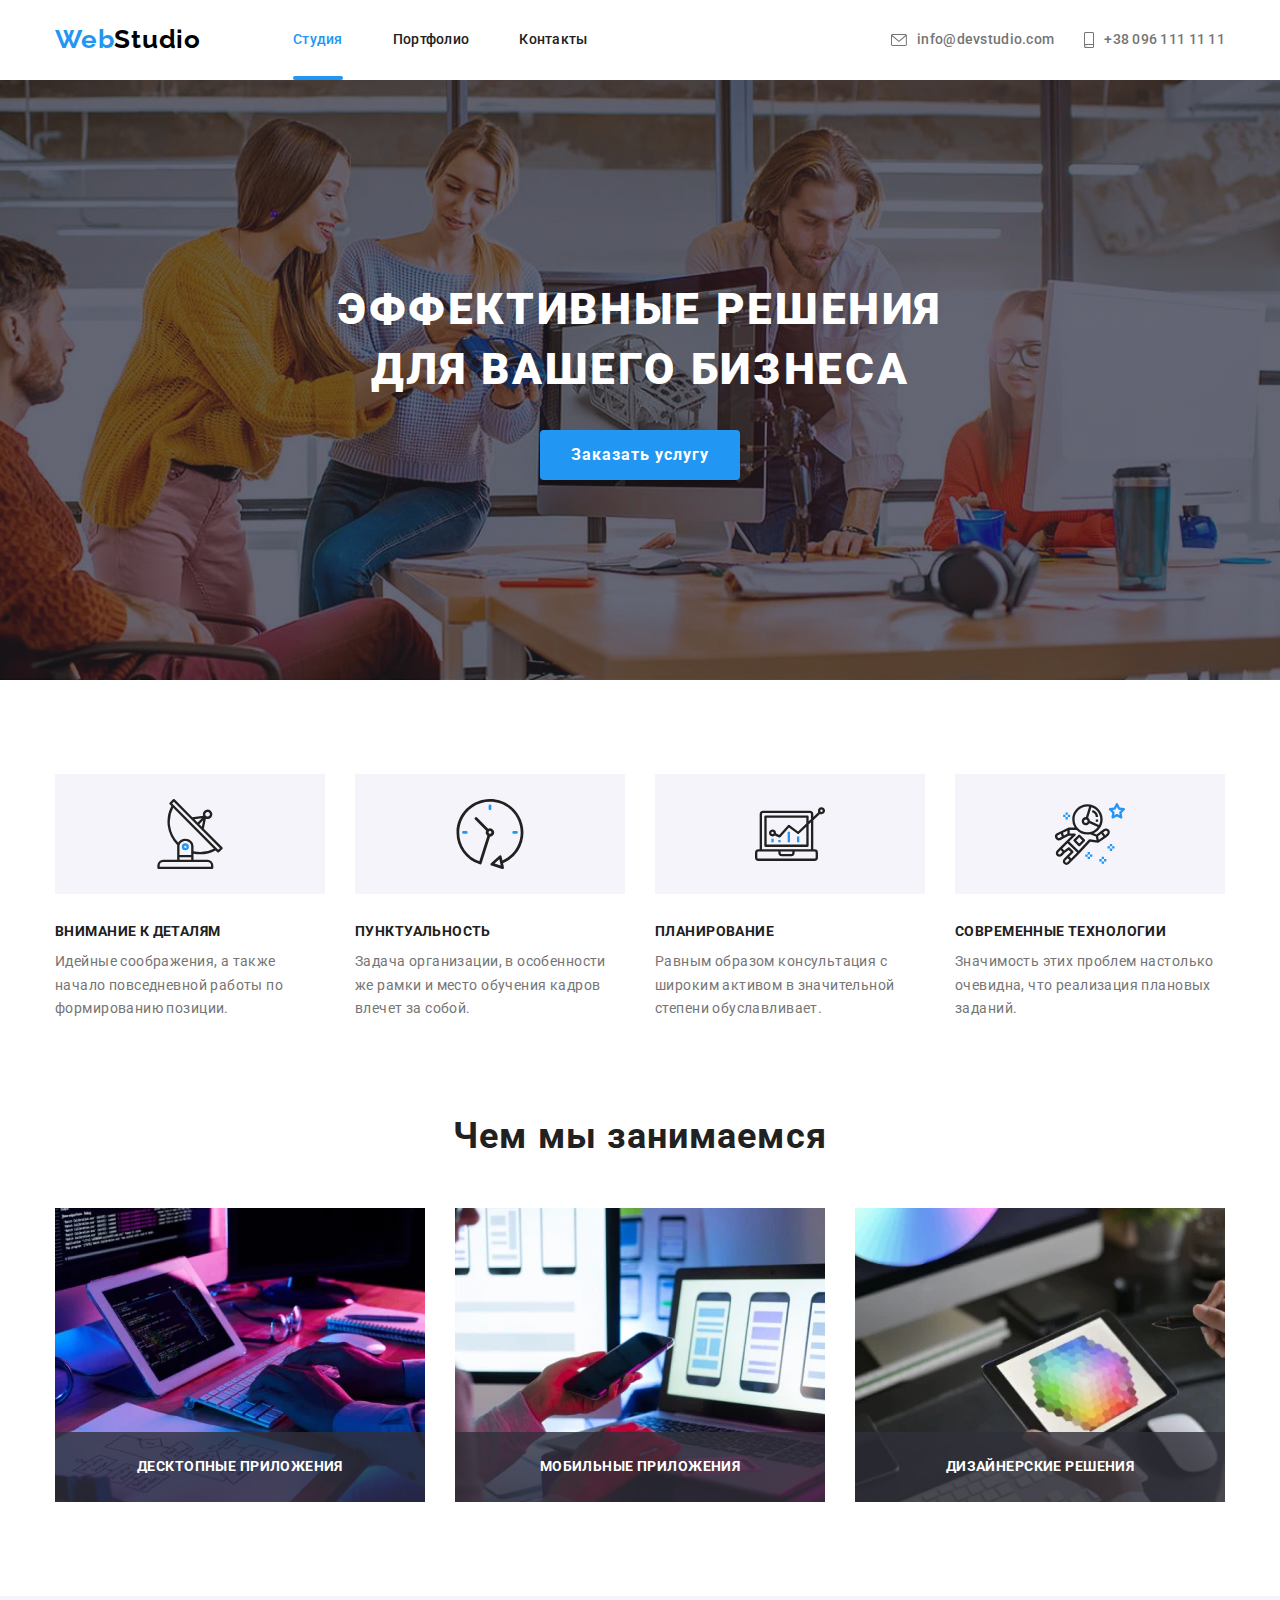
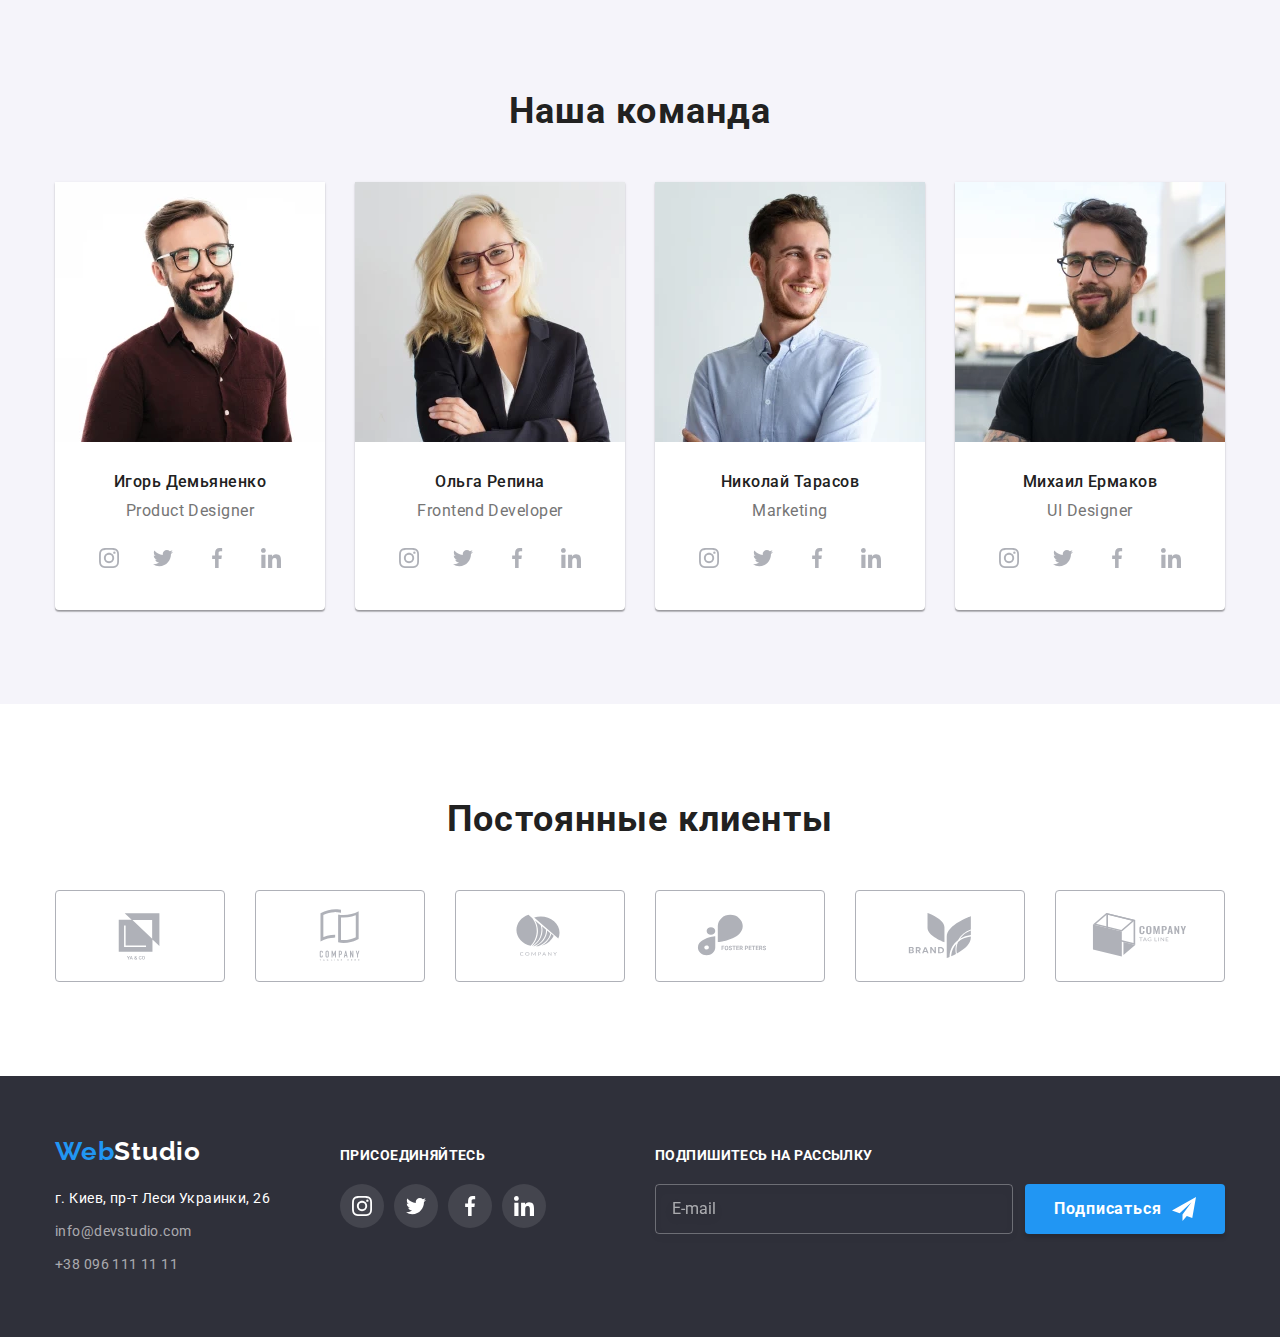
<file: index.html>
<!DOCTYPE html>
<html lang="ru">
	<head>
		<meta charset="UTF-8" />
		<meta http-equiv="X-UA-Compatible" content="IE=edge" />
		<meta name="viewport" content="width=device-width, initial-scale=1.0" />
		<title lang="en">Web Studio</title>
		<!-- Fonts -->
		<link rel="preconnect" href="https://fonts.googleapis.com" />
		<link rel="preconnect" href="https://fonts.gstatic.com" crossorigin />
		<link
			href="https://fonts.googleapis.com/css2?family=Raleway:wght@700&family=Roboto:wght@400;500;700;900&display=swap"
			rel="stylesheet"
		/>
		<!-- Modern-normalize-->
		<link
			rel="stylesheet"
			href="https://cdnjs.cloudflare.com/ajax/libs/modern-normalize/1.1.0/modern-normalize.min.css"
		/>
		<!-- Styles -->
		<link rel="stylesheet" href="./css/styles.css" />
		<link rel="stylesheet" href="./css/main.min.css" />
	</head>

	<body data-body>
		<!--Cекція хедер-->
		<header class="header">
			<div class="header__container container">
				<div class="header__block">
					<nav class="nav">
						<a class="header__logo logo link" lang="en" href="./index.html"
							>Web<span class="logo__logo-part">Studio</span></a
						>

						<ul class="nav__list list">
							<li class="nav__item"><a class="nav__link link nav__link--current" href="./index.html">Студия</a></li>
							<li class="nav__item"><a class="nav__link link" href="./portfolio.html">Портфолио</a></li>
							<li class="nav__item"><a class="nav__link link" href="#">Контакты</a></li>
						</ul>
					</nav>
					<ul class="header__contact contact list">
						<li class="contact__item">
							<a class="contact__link link" href="mailto:info@devstudio.com">
								<svg class="contact__icon" width="16px" height="12px">
									<use href="./images/icons.svg#envelope"></use>
								</svg>
								info@devstudio.com</a
							>
						</li>
						<li class="contact__item"
							><a class="contact__link link" href="tel:+380961111111">
								<svg class="contact__icon" width="10px" height="16px">
									<use href="./images/icons.svg#smartphone"></use>
								</svg>
								+38 096 111 11 11</a
							></li
						>
					</ul>
				</div>
				<button class="btn-menu" type="button" aria-expanded="false" aria-controls="mobile-menu" data-menu-button>
					<svg width="40px" height="40px" aria-label="Переключатель мобильного меню">
						<use class="btn-menu__icon-burger" href="./images/icons.svg#burger-menu"></use>
						<use class="btn-menu__icon-cross" href="./images/icons.svg#cross-menu"></use>
					</svg>
				</button>
				<!-- Мобільне меню -->
				<div class="mobile-menu" id="mobile-menu" data-menu>
					<nav class="mobile-menu__mobile-nav mobile-nav">
						<ul class="mobile-nav__list list">
							<li class="mobile-nav__item"
								><a class="mobile-nav__link link mobile-nav__link--current" href="./index.html">Студия</a></li
							>
							<li class="mobile-nav__item"><a class="mobile-nav__link link" href="./portfolio.html">Портфолио</a></li>
							<li class="mobile-nav__item"><a class="mobile-nav__link link" href="#">Контакты</a></li>
						</ul>
					</nav>

					<ul class="mobile-contact list">
						<li class="mobile-contact__item"
							><a class="mobile-contact__tel link" href="tel:+380961111111"> +38 096 111 11 11</a></li
						>

						<li class="mobile-contact__item">
							<a class="mobile-contact__address link" href="mailto:info@devstudio.com"> info@devstudio.com</a>
						</li>
					</ul>

					<ul class="mobile-socials list">
						<li class="mobile-socials__item">
							<a class="mobile-socials__link link" href="#" aria-label="instagram-link">Instagram </a>
						</li>
						<li class="mobile-socials__item"
							><a class="mobile-socials__link link" href="#" aria-label="twitter-link">Twitter</a>
						</li>
						<li class="mobile-socials__item">
							<a class="mobile-socials__link link" href="#" aria-label="facebook-link">Facebook</a>
						</li>
						<li class="mobile-socials__item">
							<a class="mobile-socials__link link" href="#" aria-label="linkedin-link">LinkedIn</a>
						</li>
					</ul>
				</div>
			</div>
		</header>

		<!--Cекція унікального контенту на сторінці-->
		<main>
			<!--Cекція герой-->
			<section class="hero">
				<div class="container">
					<h1 class="hero__title">
						Эффективные решения <br />
						для вашего бизнеса
					</h1>
					<button class="button button--interactive" type="button" data-modal-open>Заказать услугу</button>
				</div>
			</section>

			<!--Cекція переваги компанії-->
			<section class="benefits">
				<div class="container">
					<h2 class="visually-hidden">Преимущества компании</h2>
					<ul class="benefits__list list">
						<li class="benefits__item">
							<div class="benefits__pic">
								<svg class="benefits__icon" width="70px" height="70px">
									<use href="./images/icons.svg#antenna"></use>
								</svg>
							</div>
							<h3 class="benefits__subtitle subtitle">Внимание к деталям</h3>
							<p class="benefits__desc">
								Идейные соображения, а также начало повседневной работы по формированию позиции.
							</p>
						</li>
						<li class="benefits__item">
							<div class="benefits__pic">
								<svg class="benefits__icon" width="70px" height="70px">
									<use href="./images/icons.svg#clock"></use>
								</svg>
							</div>
							<h3 class="benefits__subtitle subtitle">Пунктуальность</h3>
							<p class="benefits__desc">
								Задача организации, в особенности же рамки и место обучения кадров влечет за собой.
							</p>
						</li>
						<li class="benefits__item">
							<div class="benefits__pic">
								<svg class="benefits__icon" width="70px" height="70px">
									<use href="./images/icons.svg#diagram"></use>
								</svg>
							</div>
							<h3 class="benefits__subtitle subtitle">Планирование</h3>
							<p class="benefits__desc">
								Равным образом консультация с широким активом в значительной степени обуславливает.
							</p>
						</li>
						<li class="benefits__item">
							<div class="benefits__pic">
								<svg class="benefits__icon" width="70px" height="70px">
									<use href="./images/icons.svg#astronaut"></use>
								</svg>
							</div>
							<h3 class="benefits__subtitle subtitle">Современные технологии</h3>
							<p class="benefits__desc">
								Значимость этих проблем настолько очевидна, что реализация плановых заданий.
							</p>
						</li>
					</ul>
				</div>
			</section>

			<!-- Ceкція work -->
			<section class="work">
				<div class="container">
					<h2 class="work__title">Чем мы занимаемся</h2>
					<ul class="work__list list">
						<li class="work__item">
							<picture>
								<!-- desktop screen -->
								<source
									media="(min-width: 1200px)"
									srcset="./images/work/work-1-lg.webp 1x, ./images/work/work-1-lg@2x.webp 2x"
									type="image/jpg"
								/>

								<source
									media="(min-width: 1200px)"
									srcset="./images/work/work-1-lg.jpg 1x, ./images/work/work-1-lg@2x.jpg 2x"
									type="image/jpg"
								/>

								<img
									class="work__icon"
									src="./images/work/work-1-lg.jpg"
									alt="Процесс написания кода"
									width="370"
									height="294"
								/>
							</picture>
							<p class="work__subtitle subtitle subtitle--inverse subtitle--centered">Десктопные приложения</p>
						</li>
						<li class="work__item">
							<picture>
								<!-- desktop screen -->
								<source
									media="(min-width: 1200px)"
									srcset="./images/work/work-2-lg.webp 1x, ./images/work/work-2-lg@2x.webp 2x"
									type="image/jpg"
								/>

								<source
									media="(min-width: 1200px)"
									srcset="./images/work/work-2-lg.jpg 1x, ./images/work/work-2-lg@2x.jpg 2x"
									type="image/jpg"
								/>

								<img
									class="work__icon"
									src="./images/work/work-2-lg.jpg"
									alt="Работа с дизайном сайта для мобильной версии"
									width="370"
									height="294"
								/>
							</picture>
							<p class="work__subtitle subtitle subtitle--inverse subtitle--centered">Мобильные приложения</p>
						</li>
						<li class="work__item">
							<picture>
								<!-- desktop screen -->
								<source
									media="(min-width: 1200px)"
									srcset="./images/work/work-3-lg.webp 1x, ./images/work/work-3-lg@2x.webp 2x"
									type="image/jpg"
								/>

								<source
									media="(min-width: 1200px)"
									srcset="./images/work/work-3-lg.jpg 1x, ./images/work/work-3-lg@2x.jpg 2x"
									type="image/jpg"
								/>

								<img
									class="work__icon"
									src="./images/work/work-3-lg.jpg"
									alt="Работа с цветом"
									width="370"
									height="294"
								/>
							</picture>
							<p class="work__subtitle subtitle subtitle--inverse subtitle--centered">Дизайнерские решения</p>
						</li>
					</ul>
				</div>
			</section>

			<!-- Ceкція team -->
			<section class="team">
				<div class="container">
					<h2 class="team__title">Наша команда</h2>
					<ul class="team__list card-set list">
						<li class="team__item card-set__item item">
							<picture>
								<!-- desktop screen -->

								<source
									media="(min-width: 1200px)"
									srcset="./images/team/team-1-lg.webp 1x, ./images/team/team-1-lg@2x.webp 2x"
									type="image/jpg"
								/>

								<source
									media="(min-width: 1200px)"
									srcset="./images/team/team-1-lg.jpg 1x, ./images/team/team-1-lg@2x.jpg 2x"
									type="image/jpg"
								/>

								<!-- tablet screen -->
								<source
									media="(min-width: 768px)"
									srcset="./images/team/team-1-md.webp 1x, ./images/team/team-1-md@2x.webp 2x"
									type="image/jpg"
								/>

								<source
									media="(min-width: 768px)"
									srcset="./images/team/team-1-md.jpg 1x, ./images/team/team-1-md@2x.jpg 2x"
									type="image/jpg"
								/>

								<!-- mobile screen -->
								<source
									media="(max-width: 767px)"
									srcset="./images/team/team-1-sm.webp 1x, ./images/team/team-1-sm@2x.webp 2x"
									type="image/jpg"
								/>

								<source
									media="(max-width: 767px)"
									srcset="./images/team/team-1-sm.jpg 1x, ./images/team/team-1-sm@2x.jpg 2x"
									type="image/jpg"
								/>

								<img
									class="team__image"
									src="./images/team/team-1-sm.jpg"
									alt="Игорь Демьяненко"
									width="450"
									height="460"
								/>
							</picture>

							<div class="team__box">
								<h3 class="team__subtitle">Игорь Демьяненко</h3>
								<p class="team__position" lang="en">Product Designer</p>
								<ul class="socials list">
									<li class="socials__item">
										<a class="socials__link" href="#" aria-label="instagram-link">
											<svg class="socials__icon" width="20px" height="20px">
												<use href="./images/icons.svg#instagram"></use>
											</svg>
										</a>
									</li>
									<li class="socials__item"
										><a class="socials__link" href="#" aria-label="twitter-link">
											<svg class="socials__icon" width="20px" height="20px">
												<use href="./images/icons.svg#twitter"></use></svg
										></a>
									</li>
									<li class="socials__item">
										<a class="socials__link" href="#" aria-label="facebook-link"
											><svg class="socials__icon" width="20px" height="20px">
												<use href="./images/icons.svg#facebook"></use></svg
										></a>
									</li>
									<li class="socials__item">
										<a class="socials__link" href="#" aria-label="linkedin-link"
											><svg class="socials__icon" width="20px" height="20px">
												<use href="./images/icons.svg#linkedin"></use></svg
										></a>
									</li>
								</ul>
							</div>
						</li>
						<li class="team__item card-set__item item">
							<picture>
								<!-- desktop screen -->

								<source
									media="(min-width: 1200px)"
									srcset="./images/team/team-2-lg.webp 1x, ./images/team/team-2-lg@2x.webp 2x"
									type="image/jpg"
								/>

								<source
									media="(min-width: 1200px)"
									srcset="./images/team/team-2-lg.jpg 1x, ./images/team/team-2-lg@2x.jpg 2x"
									type="image/jpg"
								/>

								<!-- tablet screen -->
								<source
									media="(min-width: 768px)"
									srcset="./images/team/team-2-md.webp 1x, ./images/team/team-2-md@2x.webp 2x"
									type="image/jpg"
								/>

								<source
									media="(min-width: 768px)"
									srcset="./images/team/team-2-md.jpg 1x, ./images/team/team-2-md@2x.jpg 2x"
									type="image/jpg"
								/>

								<!-- mobile screen -->
								<source
									media="(max-width: 767px)"
									srcset="./images/team/team-2-sm.webp 1x, ./images/team/team-2-sm@2x.webp 2x"
									type="image/jpg"
								/>

								<source
									media="(max-width: 767px)"
									srcset="./images/team/team-2-sm.jpg 1x, ./images/team/team-2-sm@2x.jpg 2x"
									type="image/jpg"
								/>

								<img
									class="team__image"
									src="./images/team/team-2-sm.jpg"
									alt="Ольга Репина"
									width="450"
									height="460"
								/>
							</picture>
							<div class="team__box">
								<h3 class="team__subtitle">Ольга Репина</h3>
								<p class="team__position" lang="en">Frontend Developer</p>
								<ul class="socials list">
									<li class="socials__item">
										<a class="socials__link" href="#" aria-label="instagram-link">
											<svg class="socials__icon" width="20px" height="20px">
												<use href="./images/icons.svg#instagram"></use>
											</svg>
										</a>
									</li>
									<li class="socials__item"
										><a class="socials__link" href="#" aria-label="twitter-link">
											<svg class="socials__icon" width="20px" height="20px">
												<use href="./images/icons.svg#twitter"></use></svg
										></a>
									</li>
									<li class="socials__item">
										<a class="socials__link" href="#" aria-label="facebook-link"
											><svg class="socials__icon" width="20px" height="20px">
												<use href="./images/icons.svg#facebook"></use></svg
										></a>
									</li>
									<li class="socials__item">
										<a class="socials__link" href="#" aria-label="linkedin-link"
											><svg class="socials__icon" width="20px" height="20px">
												<use href="./images/icons.svg#linkedin"></use></svg
										></a>
									</li>
								</ul>
							</div>
						</li>
						<li class="team__item card-set__item item">
							<picture>
								<!-- desktop screen -->

								<source
									media="(min-width: 1200px)"
									srcset="./images/team/team-3-lg.webp 1x, ./images/team/team-3-lg@2x.webp 2x"
									type="image/jpg"
								/>

								<source
									media="(min-width: 1200px)"
									srcset="./images/team/team-3-lg.jpg 1x, ./images/team/team-3-lg@2x.jpg 2x"
									type="image/jpg"
								/>

								<!-- tablet screen -->
								<source
									media="(min-width: 768px)"
									srcset="./images/team/team-3-md.webp 1x, ./images/team/team-3-md@2x.webp 2x"
									type="image/jpg"
								/>

								<source
									media="(min-width: 768px)"
									srcset="./images/team/team-3-md.jpg 1x, ./images/team/team-3-md@2x.jpg 2x"
									type="image/jpg"
								/>

								<!-- mobile screen -->
								<source
									media="(max-width: 767px)"
									srcset="./images/team/team-3-sm.webp 1x, ./images/team/team-3-sm@2x.webp 2x"
									type="image/jpg"
								/>

								<source
									media="(max-width: 767px)"
									srcset="./images/team/team-3-sm.jpg 1x, ./images/team/team-3-sm@2x.jpg 2x"
									type="image/jpg"
								/>

								<img
									class="team__image"
									src="./images/team/team-3-sm.jpg"
									alt="Николай Тарасов"
									width="450"
									height="460"
								/>
							</picture>
							<div class="team__box">
								<h3 class="team__subtitle">Николай Тарасов</h3>
								<p class="team__position" lang="en">Marketing</p>
								<ul class="socials list">
									<li class="socials__item">
										<a class="socials__link" href="#" aria-label="instagram-link">
											<svg class="socials__icon" width="20px" height="20px">
												<use href="./images/icons.svg#instagram"></use>
											</svg>
										</a>
									</li>
									<li class="socials__item"
										><a class="socials__link" href="#" aria-label="twitter-link">
											<svg class="socials__icon" width="20px" height="20px">
												<use href="./images/icons.svg#twitter"></use></svg
										></a>
									</li>
									<li class="socials__item">
										<a class="socials__link" href="#" aria-label="facebook-link"
											><svg class="socials__icon" width="20px" height="20px">
												<use href="./images/icons.svg#facebook"></use></svg
										></a>
									</li>
									<li class="socials__item">
										<a class="socials__link" href="#" aria-label="linkedin-link"
											><svg class="socials__icon" width="20px" height="20px">
												<use href="./images/icons.svg#linkedin"></use></svg
										></a>
									</li>
								</ul>
							</div>
						</li>
						<li class="team__item card-set__item item">
							<picture>
								<!-- desktop screen -->

								<source
									media="(min-width: 1200px)"
									srcset="./images/team/team-4-lg.webp 1x, ./images/team/team-4-lg@2x.webp 2x"
									type="image/jpg"
								/>

								<source
									media="(min-width: 1200px)"
									srcset="./images/team/team-4-lg.jpg 1x, ./images/team/team-4-lg@2x.jpg 2x"
									type="image/jpg"
								/>

								<!-- tablet screen -->
								<source
									media="(min-width: 768px)"
									srcset="./images/team/team-4-md.webp 1x, ./images/team/team-4-md@2x.webp 2x"
									type="image/jpg"
								/>

								<source
									media="(min-width: 768px)"
									srcset="./images/team/team-4-md.jpg 1x, ./images/team/team-4-md@2x.jpg 2x"
									type="image/jpg"
								/>

								<!-- mobile screen -->
								<source
									media="(max-width: 767px)"
									srcset="./images/team/team-4-sm.webp 1x, ./images/team/team-4-sm@2x.webp 2x"
									type="image/jpg"
								/>

								<source
									media="(max-width: 767px)"
									srcset="./images/team/team-4-sm.jpg 1x, ./images/team/team-4-sm@2x.jpg 2x"
									type="image/jpg"
								/>

								<img
									class="team__image"
									src="./images/team/team-4-sm.jpg"
									alt="Михаил Ермаков"
									width="450"
									height="460"
								/>
							</picture>
							<div class="team__box">
								<h3 class="team__subtitle">Михаил Ермаков</h3>
								<p class="team__position" lang="en">UI Designer</p>
								<ul class="socials list">
									<li class="socials__item">
										<a class="socials__link" href="#" aria-label="instagram-link">
											<svg class="socials__icon" width="20px" height="20px">
												<use href="./images/icons.svg#instagram"></use>
											</svg>
										</a>
									</li>
									<li class="socials__item"
										><a class="socials__link" href="#" aria-label="twitter-link">
											<svg class="socials__icon" width="20px" height="20px">
												<use href="./images/icons.svg#twitter"></use></svg
										></a>
									</li>
									<li class="socials__item">
										<a class="socials__link" href="#" aria-label="facebook-link"
											><svg class="socials__icon" width="20px" height="20px">
												<use href="./images/icons.svg#facebook"></use></svg
										></a>
									</li>
									<li class="socials__item">
										<a class="socials__link" href="#" aria-label="linkedin-link"
											><svg class="socials__icon" width="20px" height="20px">
												<use href="./images/icons.svg#linkedin"></use></svg
										></a>
									</li>
								</ul>
							</div>
						</li>
					</ul>
				</div>
			</section>

			<!-- Секція clients -->
			<section class="clients">
				<div class="container">
					<h2 class="clients__title">Постоянные клиенты</h2>
					<ul class="clients__list card-set list">
						<li class="clients__item card-set__item item"
							><a class="clients__link link" href="#"
								><svg class="clients__icon" width="106px" height="60px">
									<use href="./images/icons.svg#logo-1"></use></svg></a
						></li>
						<li class="clients__item card-set__item item"
							><a class="clients__link link" href="#"
								><svg class="clients__icon" width="106px" height="60px">
									<use href="./images/icons.svg#logo-2"></use></svg></a
						></li>
						<li class="clients__item card-set__item item"
							><a class="clients__link link" href="#"
								><svg class="clients__icon" width="106px" height="60px">
									<use href="./images/icons.svg#logo-3"></use></svg></a
						></li>
						<li class="clients__item card-set__item item"
							><a class="clients__link link" href="#"
								><svg class="clients__icon" width="106px" height="60px">
									<use href="./images/icons.svg#logo-4"></use></svg></a
						></li>
						<li class="clients__item card-set__item item"
							><a class="clients__link link" href="#"
								><svg class="clients__icon" width="106px" height="60px">
									<use href="./images/icons.svg#logo-5"></use></svg></a
						></li>
						<li class="clients__item card-set__item item"
							><a class="clients__link link" href="#"
								><svg class="clients__icon" width="106px" height="60px">
									<use href="./images/icons.svg#logo-6"></use></svg></a
						></li>
					</ul>
				</div>
			</section>
		</main>

		<!-- Cекція футер-->
		<footer class="footer">
			<div class="footer__container container">
				<div class="footer__wrapper">
					<div class="fotter__adress-block">
						<a class="footer__logo logo link" lang="en" href="./index.html"
							>Web<span class="logo__logo-part logo__logo-part--inverse">Studio</span></a
						>
						<address class="address">
							<ul class="address__list list">
								<li class="address__item">
									<a
										class="address__link address__link--lighter-color link"
										href="https://goo.gl/maps/EDcTi23JJFDcdNwB6"
										target="_blank"
										rel="noopener norefferer "
									>
										г. Киев, пр-т Леси Украинки, 26
									</a>
								</li>
								<li class="address__item">
									<a class="address__link link" href="mailto:info@devstudio.com">info@devstudio.com</a>
								</li>
								<li class="address__item">
									<a class="address__link link" href="tel:+380961111111">+38 096 111 11 11</a>
								</li>
							</ul>
						</address>
					</div>
					<div class="footer__socials-block">
						<strong class="footer__subtitle subtitle subtitle--inverse">Присоединяйтесь</strong>
						<ul class="socials list">
							<li class="socials__item">
								<a class="socials__link socials__link--dark-theme" href="#" aria-label="instagram-link">
									<svg class="socials__icon" width="20px" height="20px">
										<use href="./images/icons.svg#instagram"></use>
									</svg>
								</a>
							</li>
							<li class="socials__item">
								<a class="socials__link socials__link--dark-theme" href="#" aria-label="twitter-link">
									<svg class="socials__icon" width="20px" height="20px">
										<use href="./images/icons.svg#twitter"></use></svg
								></a>
							</li>
							<li class="socials__item">
								<a class="socials__link socials__link--dark-theme" href="#" aria-label="facebook-link"
									><svg class="socials__icon" width="20px" height="20px">
										<use href="./images/icons.svg#facebook"></use></svg
								></a>
							</li>
							<li class="socials__item">
								<a class="socials__link socials__link--dark-theme" href="#" aria-label="linkedin-link"
									><svg class="socials__icon" width="20px" height="20px">
										<use href="./images/icons.svg#linkedin"></use></svg
								></a>
							</li>
						</ul> </div
				></div>
				<div class="footer-form-feild">
					<strong class="footer__subtitle subtitle subtitle--inverse">Подпишитесь на рассылку</strong>

					<form class="footer-form" autocomplete="off">
						<input
							class="footer-form-input"
							type="email"
							name="mailing-email"
							id="mailing-email"
							placeholder="E-mail"
						/>
						<button class="button footer-btn" type="submit">
							Подписаться
							<svg class="footer-form-icon" width="24px" height="24px">
								<use href="./images/icons.svg#icon-send"></use>
							</svg>
						</button>
					</form>
				</div>
			</div>
		</footer>

		<!-- Модальне вікно -->
		<div class="backdrop is-hidden" data-modal>
			<div class="modal">
				<button class="modal__close-btn close-btn" type="button" data-modal-close>
					<svg class="close-btn__icon" width="18px" height="18px">
						<use href="./images/icons.svg#icon-close"></use>
					</svg>
				</button>
				<form class="modal-form" autocomplete="off">
					<p class="modal-form-subtitle">Оставьте свои данные, мы вам перезвоним</p>

					<label class="modal-form-label" for="user-name">Имя</label>
					<div class="modal-form-field">
						<input class="modal-form-input" type="text" name="name" id="user-name" required />
						<svg class="modal-form-icon" width="18px" height="18px">
							<use href="./images/icons.svg#person-black"></use>
						</svg>
					</div>

					<label class="modal-form-label" for="phone_number">Телефон</label>
					<div class="modal-form-field">
						<input class="modal-form-input" type="tel" name="tel" id="phone_number" required />
						<svg class="modal-form-icon" width="20px" height="20px">
							<use href="./images/icons.svg#phone-black"></use></svg
					></div>

					<label class="modal-form-label" for="user-email">Почта</label>
					<div class="modal-form-field">
						<input class="modal-form-input" type="email" name="email" id="user-email" required />
						<svg class="modal-form-icon" width="18px" height="18px">
							<use href="./images/icons.svg#email-black"></use></svg
					></div>

					<label class="modal-form-label" for="user-coment">Комментарий</label>
					<textarea class="modal-form-textarea" name="coment" id="user-coment" placeholder="Введите текст"></textarea>

					<label class="modal-form-checkbox">
						<input class="modal-agreement-input visually-hidden" type="checkbox" name="user-agreement" required />
						<span class="modal-agreement-wrapper">
							<svg class="modal-agreement-icon" width="16px" height="15px">
								<use href="./images/icons.svg#icon-check"></use>
							</svg>
						</span>
						<span class="modal-agreement-text"
							>Соглашаюсь с рассылкой и принимаю
							<span class="modal-agreement-contract">Условия договора </span>
						</span>
					</label>

					<button class="button modal-submit-btn" type="submit">Отправить</button>
				</form>
			</div>
		</div>
		<script src="./js/modal.js"></script>
		<script src="./js/menu.js"></script>
	</body>
</html>
</file>
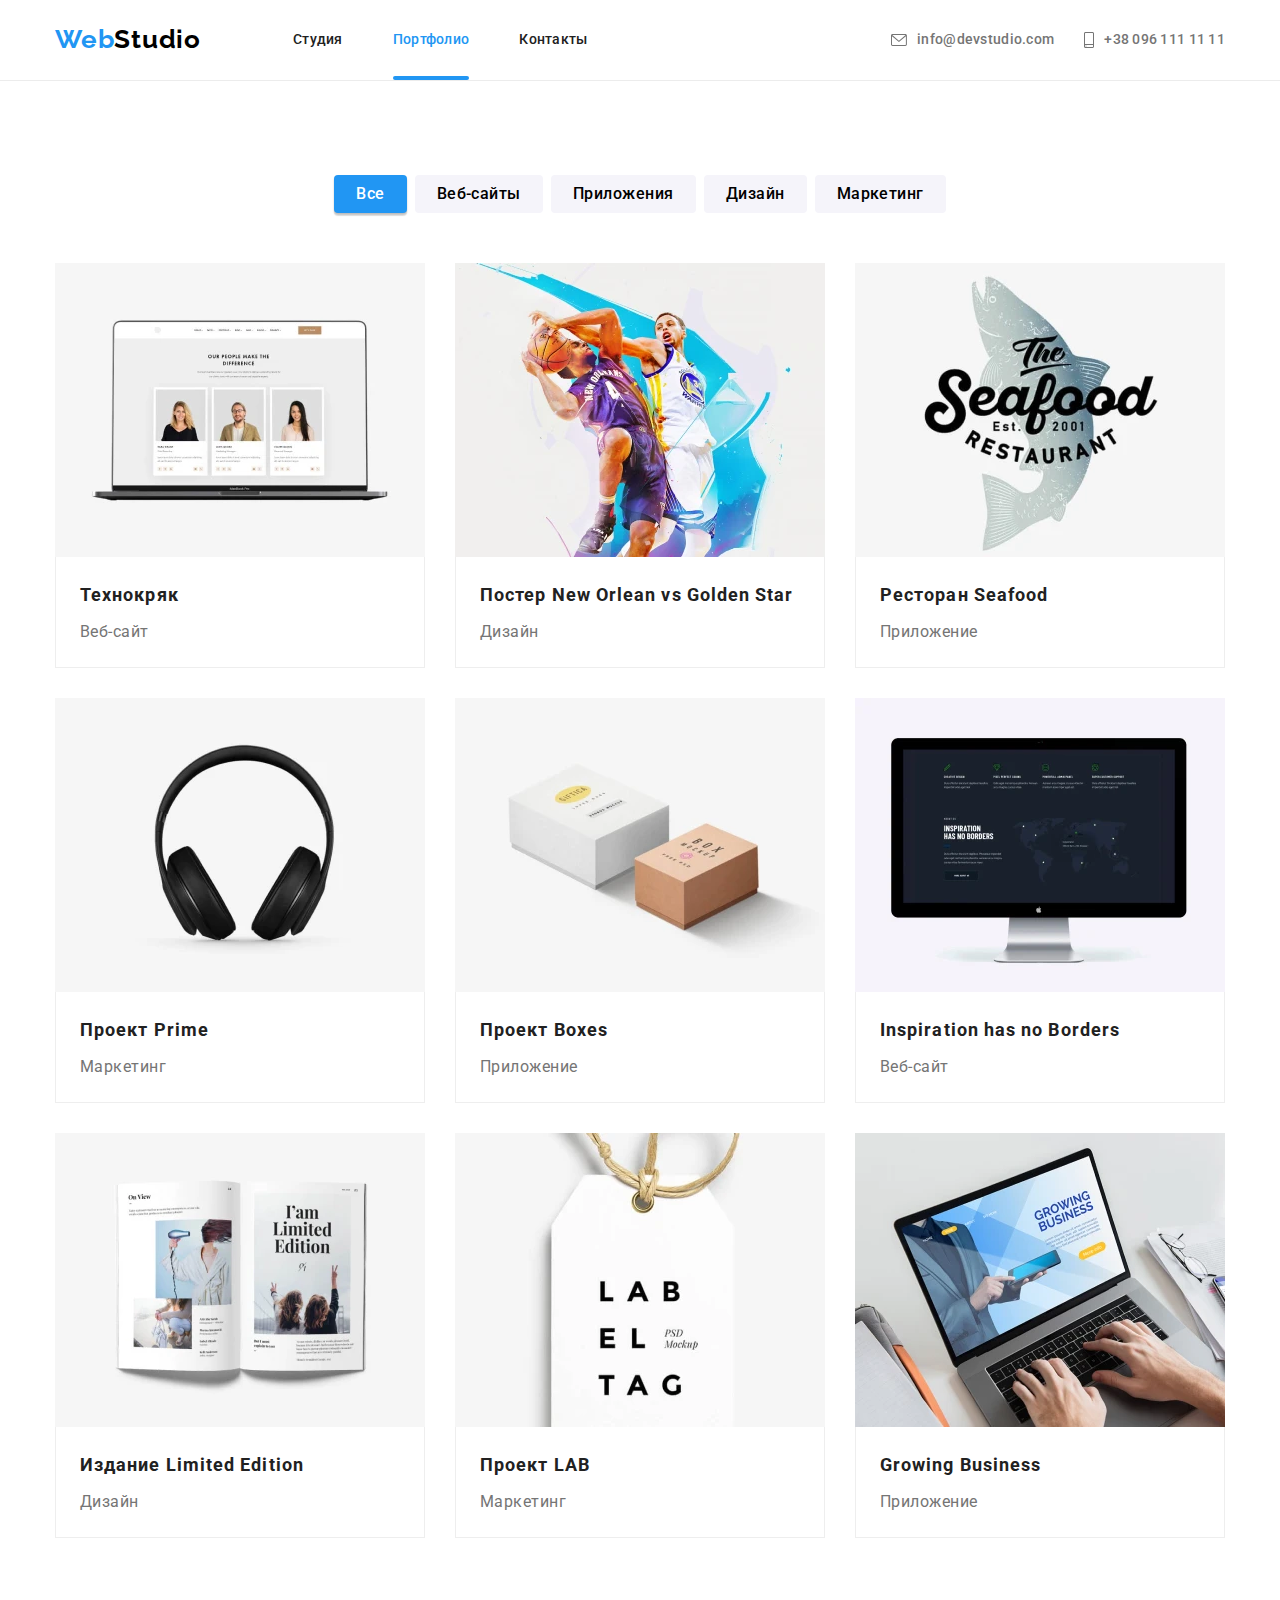
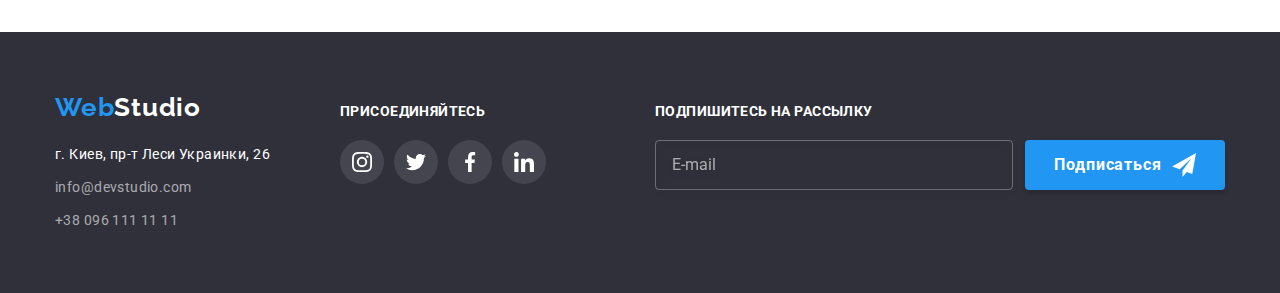
<file: portfolio.html>
<!DOCTYPE html>
<html lang="ru">
	<head>
		<meta charset="UTF-8" />
		<meta http-equiv="X-UA-Compatible" content="IE=edge" />
		<meta name="viewport" content="width=device-width, initial-scale=1.0" />
		<title lang="en">Web Studio</title>
		<!-- Fonts -->
		<link rel="preconnect" href="https://fonts.googleapis.com" />
		<link rel="preconnect" href="https://fonts.gstatic.com" crossorigin />
		<link
			href="https://fonts.googleapis.com/css2?family=Raleway:wght@700&family=Roboto:wght@400;500;700;900&display=swap"
			rel="stylesheet"
		/>
		<!-- Modern-normalize-->
		<link
			rel="stylesheet"
			href="https://cdnjs.cloudflare.com/ajax/libs/modern-normalize/1.1.0/modern-normalize.min.css"
		/>
		<!-- Styles -->
		<link rel="stylesheet" href="./css/styles.css" />
		<link rel="stylesheet" href="./css/main.min.css" />
	</head>

	<body data-body>
		<!--Cекція хедер-->
		<header class="header">
			<div class="header__container container">
				<div class="header__block">
					<nav class="nav">
						<a class="header__logo logo link" lang="en" href="./index.html"
							>Web<span class="logo__logo-part">Studio</span></a
						>

						<ul class="nav__list list">
							<li class="nav__item"><a class="nav__link link" href="./index.html">Студия</a></li>
							<li class="nav__item"
								><a class="nav__link link nav__link--current" href="./portfolio.html">Портфолио</a></li
							>
							<li class="nav__item"><a class="nav__link link" href="#">Контакты</a></li>
						</ul>
					</nav>
					<ul class="header__contact contact list">
						<li class="contact__item">
							<a class="contact__link link" href="mailto:info@devstudio.com">
								<svg class="contact__icon" width="16px" height="12px">
									<use href="./images/icons.svg#envelope"></use>
								</svg>
								info@devstudio.com</a
							>
						</li>
						<li class="contact__item"
							><a class="contact__link link" href="tel:+380961111111">
								<svg class="contact__icon" width="10px" height="16px">
									<use href="./images/icons.svg#smartphone"></use>
								</svg>
								+38 096 111 11 11</a
							></li
						>
					</ul>
				</div>
				<button class="btn-menu" type="button" aria-expanded="false" aria-controls="mobile-menu" data-menu-button>
					<svg width="40px" height="40px" aria-label="Переключатель мобильного меню">
						<use class="btn-menu__icon-burger" href="./images/icons.svg#burger-menu"></use>
						<use class="btn-menu__icon-cross" href="./images/icons.svg#cross-menu"></use>
					</svg>
				</button>
				<!-- Мобільне меню -->
				<div class="mobile-menu" id="mobile-menu" data-menu>
					<nav class="mobile-menu__mobile-nav mobile-nav">
						<ul class="mobile-nav__list list">
							<li class="mobile-nav__item"><a class="mobile-nav__link link" href="./index.html">Студия</a></li>
							<li class="mobile-nav__item"
								><a class="mobile-nav__link link mobile-nav__link--current" href="./portfolio.html">Портфолио</a></li
							>
							<li class="mobile-nav__item"><a class="mobile-nav__link link" href="#">Контакты</a></li>
						</ul>
					</nav>

					<ul class="mobile-contact list">
						<li class="mobile-contact__item"
							><a class="mobile-contact__tel link" href="tel:+380961111111"> +38 096 111 11 11</a></li
						>

						<li class="mobile-contact__item">
							<a class="mobile-contact__address link" href="mailto:info@devstudio.com"> info@devstudio.com</a>
						</li>
					</ul>

					<ul class="mobile-socials list">
						<li class="mobile-socials__item">
							<a class="mobile-socials__link link" href="#" aria-label="instagram-link">Instagram </a>
						</li>
						<li class="mobile-socials__item"
							><a class="mobile-socials__link link" href="#" aria-label="twitter-link">Twitter</a>
						</li>
						<li class="mobile-socials__item">
							<a class="mobile-socials__link link" href="#" aria-label="facebook-link">Facebook</a>
						</li>
						<li class="mobile-socials__item">
							<a class="mobile-socials__link link" href="#" aria-label="linkedin-link">LinkedIn</a>
						</li>
					</ul>
				</div>
			</div>
		</header>

		<!--Cекція унікального контенту на сторінці-->
		<main>
			<!--Cекція Портфоліо-->
			<section class="portfolio">
				<div class="container">
					<h1 class="visually-hidden">Портфолио</h1>
					<ul class="portfolio__btn-list btn-list list">
						<li class="btn-list__item">
							<button class="secondary-btn secondary-btn--current" type="button">Все</button>
						</li>
						<li class="btn-list__item">
							<button class="secondary-btn" type="button">Веб-сайты</button>
						</li>
						<li class="btn-list__item">
							<button class="secondary-btn" type="button">Приложения</button>
						</li>
						<li class="btn-list__item"><button class="secondary-btn" type="button">Дизайн</button></li>
						<li class="btn-list__item">
							<button class="secondary-btn" type="button">Маркетинг</button>
						</li>
					</ul>
					<ul class="portfolio__card-set card-set list">
						<li class="card-set__item">
							<a class="portfolio__link link" href="">
								<div class="portfolio__thumb">
									<picture>
										<!-- desktop screen -->
										<source
											media="(min-width: 1200px)"
											srcset="./images/portfolio/portfolio-1-lg.webp 1x, ./images/portfolio/portfolio-1-lg@2x.webp 2x"
											type="image/jpg"
										/>

										<source
											media="(min-width: 1200px)"
											srcset="./images/portfolio/portfolio-1-lg.jpg 1x, ./images/portfolio/portfolio-1-lg@2x.jpg 2x"
											type="image/jpg"
										/>

										<!-- tablet screen -->
										<source
											media="(min-width: 768px)"
											srcset="./images/portfolio/portfolio-1-md.webp 1x, ./images/portfolio/portfolio-1-md@2x.webp 2x"
											type="image/jpg"
										/>

										<source
											media="(min-width: 768px)"
											srcset="./images/portfolio/portfolio-1-md.jpg 1x, ./images/portfolio/portfolio-1-md@2x.jpg 2x"
											type="image/jpg"
										/>

										<!-- mobile screen -->
										<source
											media="(max-width: 767px)"
											srcset="./images/portfolio/portfolio-1-sm.webp 1x, ./images/portfolio/portfolio-1-sm@2x.webp 2x"
											type="image/jpg"
										/>

										<source
											media="(max-width: 767px)"
											srcset="./images/portfolio/portfolio-1-sm.jpg 1x, ./images/portfolio/portfolio-1-sm@2x.jpg 2x"
											type="image/jpg"
										/>

										<img
											class="portfolio__image"
											src="./images/portfolio/portfolio-1-sm.jpg"
											alt="Веб-сайт на экране ноутбука"
											width="450"
											height="294"
										/>
									</picture>
									<div class="overlay">
										<p class="overlay__text"
											>Ресурс предлагает комплексные предложения с разным уровнем функционала и сервисов. Все это
											позволит посетителю получить исчерпывающие сведения о компании или частном лице.</p
										></div
									>
								</div>
								<div class="portfolio__box">
									<h2 class="portfolio__subtitle">Технокряк</h2>
									<p class="portfolio__desc">Веб-сайт</p>
								</div>
							</a>
						</li>
						<li class="card-set__item">
							<a class="portfolio__link link" href="">
								<div class="portfolio__thumb">
									<picture>
										<!-- desktop screen -->

										<source
											media="(min-width: 1200px)"
											srcset="./images/portfolio/portfolio-2-lg.webp 1x, ./images/portfolio/portfolio-2-lg@2x.webp 2x"
											type="image/jpg"
										/>

										<source
											media="(min-width: 1200px)"
											srcset="./images/portfolio/portfolio-2-lg.jpg 1x, ./images/portfolio/portfolio-2-lg@2x.jpg 2x"
											type="image/jpg"
										/>

										<!-- tablet screen -->
										<source
											media="(min-width: 768px)"
											srcset="./images/portfolio/portfolio-2-md.webp 1x, ./images/portfolio/portfolio-2-md@2x.webp 2x"
											type="image/jpg"
										/>

										<source
											media="(min-width: 768px)"
											srcset="./images/portfolio/portfolio-2-md.jpg 1x, ./images/portfolio/portfolio-2-md@2x.jpg 2x"
											type="image/jpg"
										/>

										<!-- mobile screen -->
										<source
											media="(max-width: 767px)"
											srcset="./images/portfolio/portfolio-2-sm.webp 1x, ./images/portfolio/portfolio-2-sm@2x.webp 2x"
											type="image/jpg"
										/>

										<source
											media="(max-width: 767px)"
											srcset="./images/portfolio/portfolio-2-sm.jpg 1x, ./images/portfolio/portfolio-2-sm@2x.jpg 2x"
											type="image/jpg"
										/>

										<img
											class="portfolio__image"
											src="./images/portfolio/portfolio-2-sm.jpg"
											alt="Два баскетболиста"
											width="450"
											height="294"
										/>
									</picture>
									<div class="overlay">
										<p class="overlay__text"
											>Ресурс предлагает комплексные предложения с разным уровнем функционала и сервисов. Все это
											позволит посетителю получить исчерпывающие сведения о компании или частном лице.</p
										></div
									>
								</div>
								<div class="portfolio__box">
									<h2 class="portfolio__subtitle">Постер New Orlean vs Golden Star</h2>
									<p class="portfolio__desc">Дизайн</p>
								</div>
							</a>
						</li>
						<li class="card-set__item">
							<a class="portfolio__link link" href="">
								<div class="portfolio__thumb">
									<picture>
										<!-- desktop screen -->

										<source
											media="(min-width: 1200px)"
											srcset="./images/portfolio/portfolio-3-lg.webp 1x, ./images/portfolio/portfolio-3-lg@2x.webp 2x"
											type="image/jpg"
										/>

										<source
											media="(min-width: 1200px)"
											srcset="./images/portfolio/portfolio-3-lg.jpg 1x, ./images/portfolio/portfolio-3-lg@2x.jpg 2x"
											type="image/jpg"
										/>

										<!-- tablet screen -->
										<source
											media="(min-width: 768px)"
											srcset="./images/portfolio/portfolio-3-md.webp 1x, ./images/portfolio/portfolio-3-md@2x.webp 2x"
											type="image/jpg"
										/>

										<source
											media="(min-width: 768px)"
											srcset="./images/portfolio/portfolio-3-md.jpg 1x, ./images/portfolio/portfolio-3-md@2x.jpg 2x"
											type="image/jpg"
										/>

										<!-- mobile screen -->
										<source
											media="(max-width: 767px)"
											srcset="./images/portfolio/portfolio-3-sm.webp 1x, ./images/portfolio/portfolio-3-sm@2x.webp 2x"
											type="image/jpg"
										/>

										<source
											media="(max-width: 767px)"
											srcset="./images/portfolio/portfolio-3-sm.jpg 1x, ./images/portfolio/portfolio-3-sm@2x.jpg 2x"
											type="image/jpg"
										/>

										<img
											class="portfolio__image"
											src="./images/portfolio/portfolio-3-sm.jpg"
											alt="Лого ресторана Seafood"
											width="450"
											height="294"
										/>
									</picture>
									<div class="overlay">
										<p class="overlay__text"
											>Ресурс предлагает комплексные предложения с разным уровнем функционала и сервисов. Все это
											позволит посетителю получить исчерпывающие сведения о компании или частном лице.</p
										></div
									>
								</div>
								<div class="portfolio__box">
									<h2 class="portfolio__subtitle">Ресторан Seafood</h2>
									<p class="portfolio__desc">Приложение</p>
								</div>
							</a>
						</li>
						<li class="card-set__item">
							<a class="portfolio__link link" href="">
								<div class="portfolio__thumb">
									<picture>
										<!-- desktop screen -->
										<source
											media="(min-width: 1200px)"
											srcset="./images/portfolio/portfolio-4-lg.webp 1x, ./images/portfolio/portfolio-4-lg@2x.webp 2x"
											type="image/jpg"
										/>

										<source
											media="(min-width: 1200px)"
											srcset="./images/portfolio/portfolio-4-lg.jpg 1x, ./images/portfolio/portfolio-4-lg@2x.jpg 2x"
											type="image/jpg"
										/>

										<!-- tablet screen -->
										<source
											media="(min-width: 768px)"
											srcset="./images/portfolio/portfolio-4-md.webp 1x, ./images/portfolio/portfolio-4-md@2x.webp 2x"
											type="image/jpg"
										/>

										<source
											media="(min-width: 768px)"
											srcset="./images/portfolio/portfolio-4-md.jpg 1x, ./images/portfolio/portfolio-4-md@2x.jpg 2x"
											type="image/jpg"
										/>

										<!-- mobile screen -->
										<source
											media="(max-width: 767px)"
											srcset="./images/portfolio/portfolio-4-sm.webp 1x, ./images/portfolio/portfolio-4-sm@2x.webp 2x"
											type="image/jpg"
										/>

										<source
											media="(max-width: 767px)"
											srcset="./images/portfolio/portfolio-4-sm.jpg 1x, ./images/portfolio/portfolio-4-sm@2x.jpg 2x"
											type="image/jpg"
										/>

										<img
											class="portfolio__image"
											src="./images/portfolio/portfolio-4-sm.jpg"
											alt="Черные наушники"
											width="450"
											height="294"
										/>
									</picture>
									<div class="overlay">
										<p class="overlay__text"
											>Ресурс предлагает комплексные предложения с разным уровнем функционала и сервисов. Все это
											позволит посетителю получить исчерпывающие сведения о компании или частном лице.</p
										></div
									>
								</div>

								<div class="portfolio__box">
									<h2 class="portfolio__subtitle">Проект Prime</h2>
									<p class="portfolio__desc">Маркетинг</p>
								</div>
							</a>
						</li>
						<li class="card-set__item">
							<a class="portfolio__link link" href="">
								<div class="portfolio__thumb">
									<picture>
										<!-- desktop screen -->
										<source
											media="(min-width: 1200px)"
											srcset="./images/portfolio/portfolio-5-lg.webp 1x, ./images/portfolio/portfolio-5-lg@2x.webp 2x"
											type="image/jpg"
										/>

										<source
											media="(min-width: 1200px)"
											srcset="./images/portfolio/portfolio-5-lg.jpg 1x, ./images/portfolio/portfolio-5-lg@2x.jpg 2x"
											type="image/jpg"
										/>

										<!-- tablet screen -->
										<source
											media="(min-width: 768px)"
											srcset="./images/portfolio/portfolio-5-md.webp 1x, ./images/portfolio/portfolio-5-md@2x.webp 2x"
											type="image/jpg"
										/>

										<source
											media="(min-width: 768px)"
											srcset="./images/portfolio/portfolio-5-md.jpg 1x, ./images/portfolio/portfolio-5-md@2x.jpg 2x"
											type="image/jpg"
										/>

										<!-- mobile screen -->
										<source
											media="(max-width: 767px)"
											srcset="./images/portfolio/portfolio-5-sm.webp 1x, ./images/portfolio/portfolio-5-sm@2x.webp 2x"
											type="image/jpg"
										/>

										<source
											media="(max-width: 767px)"
											srcset="./images/portfolio/portfolio-5-sm.jpg 1x, ./images/portfolio/portfolio-5-sm@2x.jpg 2x"
											type="image/jpg"
										/>

										<img
											class="portfolio__image"
											src="./images/portfolio/portfolio-5-sm.jpg"
											alt="Белая и коричневая коробки"
											width="450"
											height="294"
										/>
									</picture>
									<div class="overlay">
										<p class="overlay__text"
											>Ресурс предлагает комплексные предложения с разным уровнем функционала и сервисов. Все это
											позволит посетителю получить исчерпывающие сведения о компании или частном лице.</p
										></div
									>
								</div>
								<div class="portfolio__box">
									<h2 class="portfolio__subtitle">Проект Boxes</h2>
									<p class="portfolio__desc">Приложение</p>
								</div>
							</a>
						</li>
						<li class="card-set__item">
							<a class="portfolio__link link" href="">
								<div class="portfolio__thumb">
									<picture>
										<!-- desktop screen -->
										<source
											media="(min-width: 1200px)"
											srcset="./images/portfolio/portfolio-6-lg.webp 1x, ./images/portfolio/portfolio-6-lg@2x.webp 2x"
											type="image/jpg"
										/>

										<source
											media="(min-width: 1200px)"
											srcset="./images/portfolio/portfolio-6-lg.jpg 1x, ./images/portfolio/portfolio-6-lg@2x.jpg 2x"
											type="image/jpg"
										/>

										<!-- tablet screen -->
										<source
											media="(min-width: 768px)"
											srcset="./images/portfolio/portfolio-6-md.webp 1x, ./images/portfolio/portfolio-6-md@2x.webp 2x"
											type="image/jpg"
										/>

										<source
											media="(min-width: 768px)"
											srcset="./images/portfolio/portfolio-6-md.jpg 1x, ./images/portfolio/portfolio-6-md@2x.jpg 2x"
											type="image/jpg"
										/>

										<!-- mobile screen -->
										<source
											media="(max-width: 767px)"
											srcset="./images/portfolio/portfolio-6-sm.webp 1x, ./images/portfolio/portfolio-6-sm@2x.webp 2x"
											type="image/jpg"
										/>

										<source
											media="(max-width: 767px)"
											srcset="./images/portfolio/portfolio-6-sm.jpg 1x, ./images/portfolio/portfolio-6-sm@2x.jpg 2x"
											type="image/jpg"
										/>

										<img
											class="portfolio__image"
											src="./images/portfolio/portfolio-6-sm.jpg"
											alt="Веб-сайт на экране монитора"
											width="450"
											height="294"
										/>
									</picture>
									<div class="overlay">
										<p class="overlay__text"
											>Ресурс предлагает комплексные предложения с разным уровнем функционала и сервисов. Все это
											позволит посетителю получить исчерпывающие сведения о компании или частном лице.</p
										></div
									>
								</div>

								<div class="portfolio__box">
									<h2 class="portfolio__subtitle">Inspiration has no Borders</h2>
									<p class="portfolio__desc">Веб-сайт</p>
								</div>
							</a>
						</li>
						<li class="card-set__item">
							<a class="portfolio__link link" href="">
								<div class="portfolio__thumb">
									<picture>
										<!-- desktop screen -->
										<source
											media="(min-width: 1200px)"
											srcset="./images/portfolio/portfolio-7-lg.webp 1x, ./images/portfolio/portfolio-7-lg@2x.webp 2x"
											type="image/jpg"
										/>

										<source
											media="(min-width: 1200px)"
											srcset="./images/portfolio/portfolio-7-lg.jpg 1x, ./images/portfolio/portfolio-7-lg@2x.jpg 2x"
											type="image/jpg"
										/>

										<!-- tablet screen -->
										<source
											media="(min-width: 768px)"
											srcset="./images/portfolio/portfolio-7-md.webp 1x, ./images/portfolio/portfolio-7-md@2x.webp 2x"
											type="image/jpg"
										/>

										<source
											media="(min-width: 768px)"
											srcset="./images/portfolio/portfolio-7-md.jpg 1x, ./images/portfolio/portfolio-7-md@2x.jpg 2x"
											type="image/jpg"
										/>

										<!-- mobile screen -->
										<source
											media="(max-width: 767px)"
											srcset="./images/portfolio/portfolio-7-sm.webp 1x, ./images/portfolio/portfolio-7-sm@2x.webp 2x"
											type="image/jpg"
										/>

										<source
											media="(max-width: 767px)"
											srcset="./images/portfolio/portfolio-7-sm.jpg 1x, ./images/portfolio/portfolio-7-sm@2x.jpg 2x"
											type="image/jpg"
										/>

										<img
											class="portfolio__image"
											src="./images/portfolio/portfolio-7-sm.jpg"
											alt="Открытый журнал"
											width="450"
											height="294"
										/>
									</picture>
									<div class="overlay">
										<p class="overlay__text"
											>Ресурс предлагает комплексные предложения с разным уровнем функционала и сервисов. Все это
											позволит посетителю получить исчерпывающие сведения о компании или частном лице.</p
										></div
									>
								</div>
								<div class="portfolio__box">
									<h2 class="portfolio__subtitle">Издание Limited Edition</h2>
									<p class="portfolio__desc">Дизайн</p>
								</div>
							</a>
						</li>
						<li class="card-set__item">
							<a class="portfolio__link link" href="">
								<div class="portfolio__thumb">
									<picture>
										<!-- desktop screen -->
										<source
											media="(min-width: 1200px)"
											srcset="./images/portfolio/portfolio-8-lg.webp 1x, ./images/portfolio/portfolio-8-lg@2x.webp 2x"
											type="image/jpg"
										/>

										<source
											media="(min-width: 1200px)"
											srcset="./images/portfolio/portfolio-8-lg.jpg 1x, ./images/portfolio/portfolio-8-lg@2x.jpg 2x"
											type="image/jpg"
										/>

										<!-- tablet screen -->
										<source
											media="(min-width: 768px)"
											srcset="./images/portfolio/portfolio-8-md.webp 1x, ./images/portfolio/portfolio-8-md@2x.webp 2x"
											type="image/jpg"
										/>

										<source
											media="(min-width: 768px)"
											srcset="./images/portfolio/portfolio-8-md.jpg 1x, ./images/portfolio/portfolio-8-md@2x.jpg 2x"
											type="image/jpg"
										/>

										<!-- mobile screen -->
										<source
											media="(max-width: 767px)"
											srcset="./images/portfolio/portfolio-8-sm.webp 1x, ./images/portfolio/portfolio-8-sm@2x.webp 2x"
											type="image/jpg"
										/>

										<source
											media="(max-width: 767px)"
											srcset="./images/portfolio/portfolio-8-sm.jpg 1x, ./images/portfolio/portfolio-8-sm@2x.jpg 2x"
											type="image/jpg"
										/>

										<img
											class="portfolio__image"
											src="./images/portfolio/portfolio-8-sm.jpg"
											alt="Лейбл"
											width="450"
											height="294"
										/>
									</picture>
									<div class="overlay">
										<p class="overlay__text"
											>Ресурс предлагает комплексные предложения с разным уровнем функционала и сервисов. Все это
											позволит посетителю получить исчерпывающие сведения о компании или частном лице.</p
										></div
									>
								</div>
								<div class="portfolio__box">
									<h2 class="portfolio__subtitle">Проект LAB</h2>
									<p class="portfolio__desc">Маркетинг</p>
								</div>
							</a>
						</li>
						<li class="card-set__item">
							<a class="portfolio__link link" href="">
								<div class="portfolio__thumb">
									<picture>
										<!-- desktop screen -->
										<source
											media="(min-width: 1200px)"
											srcset="./images/portfolio/portfolio-9-lg.webp 1x, ./images/portfolio/portfolio-9-lg@2x.webp 2x"
											type="image/jpg"
										/>

										<source
											media="(min-width: 1200px)"
											srcset="./images/portfolio/portfolio-9-lg.jpg 1x, ./images/portfolio/portfolio-9-lg@2x.jpg 2x"
											type="image/jpg"
										/>

										<!-- tablet screen -->
										<source
											media="(min-width: 768px)"
											srcset="./images/portfolio/portfolio-9-md.webp 1x, ./images/portfolio/portfolio-9-md@2x.webp 2x"
											type="image/jpg"
										/>

										<source
											media="(min-width: 768px)"
											srcset="./images/portfolio/portfolio-9-md.jpg 1x, ./images/portfolio/portfolio-9-md@2x.jpg 2x"
											type="image/jpg"
										/>

										<!-- mobile screen -->
										<source
											media="(max-width: 767px)"
											srcset="./images/portfolio/portfolio-9-sm.webp 1x, ./images/portfolio/portfolio-9-sm@2x.webp 2x"
											type="image/jpg"
										/>

										<source
											media="(max-width: 767px)"
											srcset="./images/portfolio/portfolio-9-sm.jpg 1x, ./images/portfolio/portfolio-9-sm@2x.jpg 2x"
											type="image/jpg"
										/>

										<img
											class="portfolio__image"
											src="./images/portfolio/portfolio-9-sm.jpg"
											alt="Работа за ноутбуком"
											width="450"
											height="294"
										/>
									</picture>
									<div class="overlay">
										<p class="overlay__text"
											>Ресурс предлагает комплексные предложения с разным уровнем функционала и сервисов. Все это
											позволит посетителю получить исчерпывающие сведения о компании или частном лице.</p
										></div
									>
								</div>
								<div class="portfolio__box">
									<h2 class="portfolio__subtitle">Growing Business</h2>
									<p class="portfolio__desc">Приложение</p>
								</div>
							</a>
						</li>
					</ul>
				</div>
			</section>
		</main>

		<!-- Cекція футер-->
		<footer class="footer">
			<div class="footer__container container">
				<div class="footer__wrapper">
					<div class="fotter__adress-block">
						<a class="footer__logo logo link" lang="en" href="./index.html"
							>Web<span class="logo__logo-part logo__logo-part--inverse">Studio</span></a
						>
						<address class="address">
							<ul class="address__list list">
								<li class="address__item">
									<a
										class="address__link address__link--lighter-color link"
										href="https://goo.gl/maps/EDcTi23JJFDcdNwB6"
										target="_blank"
										rel="noopener norefferer "
									>
										г. Киев, пр-т Леси Украинки, 26
									</a>
								</li>
								<li class="address__item">
									<a class="address__link link" href="mailto:info@devstudio.com">info@devstudio.com</a>
								</li>
								<li class="address__item">
									<a class="address__link link" href="tel:+380961111111">+38 096 111 11 11</a>
								</li>
							</ul>
						</address>
					</div>
					<div class="footer__socials-block">
						<strong class="footer__subtitle subtitle subtitle--inverse">Присоединяйтесь</strong>
						<ul class="socials list">
							<li class="socials__item">
								<a class="socials__link socials__link--dark-theme" href="#" aria-label="instagram-link">
									<svg class="socials__icon" width="20px" height="20px">
										<use href="./images/icons.svg#instagram"></use>
									</svg>
								</a>
							</li>
							<li class="socials__item">
								<a class="socials__link socials__link--dark-theme" href="#" aria-label="twitter-link">
									<svg class="socials__icon" width="20px" height="20px">
										<use href="./images/icons.svg#twitter"></use></svg
								></a>
							</li>
							<li class="socials__item">
								<a class="socials__link socials__link--dark-theme" href="#" aria-label="facebook-link"
									><svg class="socials__icon" width="20px" height="20px">
										<use href="./images/icons.svg#facebook"></use></svg
								></a>
							</li>
							<li class="socials__item">
								<a class="socials__link socials__link--dark-theme" href="#" aria-label="linkedin-link"
									><svg class="socials__icon" width="20px" height="20px">
										<use href="./images/icons.svg#linkedin"></use></svg
								></a>
							</li>
						</ul> </div
				></div>
				<div class="footer-form-feild">
					<strong class="footer__subtitle subtitle subtitle--inverse">Подпишитесь на рассылку</strong>

					<form class="footer-form" autocomplete="off">
						<input
							class="footer-form-input"
							type="email"
							name="mailing-email"
							id="mailing-email"
							placeholder="E-mail"
						/>
						<button class="button footer-btn" type="submit">
							Подписаться
							<svg class="footer-form-icon" width="24px" height="24px">
								<use href="./images/icons.svg#icon-send"></use>
							</svg>
						</button>
					</form>
				</div>
			</div>
		</footer>
		<script src="./js/menu.js"></script>
	</body>
</html>
</file>
<file: css/styles.css>

</file>
<file: css/main.min.css>
:root{--primary-text-color: #212121;--desc-text-color: #757575;--accent-color: #2196f3;--light-text-color: #ffffff;--address-text-color: rgba(255, 255, 255, 0.6);--logo-dark-color: #000000;--hover-btn-color: #188ce8;--main-background-color: #ffffff;--primary-background-color: #2f303a;--secondary-background-color: #f5f4fa;--primary-icon-color: #afb1b8;--primary-font-family: "Roboto", sans-serif;--secondary-font-family: "Raleway", sans-serif;--primary-font-size: 14px;--primary-letter-spacing: 0.03em;--items: 3;--indent: 30px;--transition-color: color 250ms cubic-bezier(0.4, 0, 0.2, 1);--transition-background-color: background-color 250ms cubic-bezier(0.4, 0, 0.2, 1);--anim-fast: 250ms cubic-bezier(0.4, 0, 0.2, 1)}.visually-hidden{position:absolute;width:1px;height:1px;margin:-1px;border:0;padding:0;white-space:nowrap;-webkit-clip-path:inset(100%);clip-path:inset(100%);clip:rect(0 0 0 0);overflow:hidden}body{background-color:var(--main-background-color);color:var(--primary-text-color);font-family:var(--primary-font-family);font-size:var(--primary-font-size);letter-spacing:var(--primary-letter-spacing)}h1,h2,h3,h4,p{margin:0}img{display:block;max-width:100%;height:auto}.no-scroll{overflow:hidden}.list{padding:0;margin:0;list-style:none}.link{text-decoration:none}.card-set{display:-webkit-box;display:-ms-flexbox;display:flex;-ms-flex-wrap:wrap;flex-wrap:wrap;gap:var(--indent)}.card-set__item{-ms-flex-preferred-size:calc((100% - var(--indent)*(var(--items) - 1))/var(--items));flex-basis:calc((100% - var(--indent)*(var(--items) - 1))/var(--items))}.container{width:100%;padding-left:15px;padding-right:15px;margin-left:auto;margin-right:auto}@media screen and (min-width: 480px){.container{max-width:480px}}@media screen and (min-width: 768px){.container{max-width:768px}}@media screen and (min-width: 1200px){.container{max-width:1200px}}.btn-menu{display:-webkit-inline-box;display:-ms-inline-flexbox;display:inline-flex;margin:0;padding:0;border:none;background-color:rgba(0,0,0,0);z-index:10;-webkit-transition:fill var(--anim-fast);transition:fill var(--anim-fast)}.btn-menu:hover,.btn-menu:focus{fill:var(--accent-color)}.btn-menu__icon-cross{display:none}.btn-menu.is-open .btn-menu__icon-cross{display:block}.btn-menu.is-open .btn-menu__icon-burger{display:none}@media screen and (min-width: 768px){.btn-menu{display:none}}.mobile-menu{position:fixed;top:0;left:0;-webkit-transform:translate(100%);transform:translate(100%);width:100%;height:100%;padding:48px 40px;display:-webkit-box;display:-ms-flexbox;display:flex;-webkit-box-orient:vertical;-webkit-box-direction:normal;-ms-flex-direction:column;flex-direction:column;background-color:var(--secondary-background-color);z-index:1;-webkit-transition:-webkit-transform var(--anim-fast);transition:-webkit-transform var(--anim-fast);transition:transform var(--anim-fast);transition:transform var(--anim-fast), -webkit-transform var(--anim-fast)}.mobile-menu.is-open{-webkit-transform:translate(0);transform:translate(0)}@media screen and (min-width: 768px){.mobile-menu{display:none}}.mobile-menu__mobile-nav{margin-bottom:auto}.mobile-nav__item:not(:last-child){margin-bottom:32px}.mobile-nav__link{font-weight:500;font-size:40px;line-height:1.18;letter-spacing:.02em;color:var(--primary-text-color)}.mobile-nav__link--current{color:var(--accent-color)}.mobile-contact{margin-bottom:64px}.mobile-contact__item:not(:last-child){margin-bottom:32px}.mobile-contact__tel{font-weight:500;font-size:34px;line-height:1.18;letter-spacing:.02em;color:var(--accent-color)}.mobile-contact__address{font-weight:500;font-size:24px;line-height:1.17;letter-spacing:.02em;color:var(--desc-text-color)}.mobile-socials{display:-webkit-box;display:-ms-flexbox;display:flex;-ms-flex-wrap:wrap;flex-wrap:wrap;gap:10px}.mobile-socials__item:not(:last-child){padding-right:10px;border-right:1px solid rgba(33,33,33,.2)}.mobile-socials__link{font-weight:500;font-size:18px;line-height:1.22;letter-spacing:.02em;color:var(--accent-color)}.button{display:-webkit-box;display:-ms-flexbox;display:flex;min-width:200px;min-height:50px;margin-left:auto;margin-right:auto;padding:0;-webkit-box-pack:center;-ms-flex-pack:center;justify-content:center;-webkit-box-align:center;-ms-flex-align:center;align-items:center;color:var(--light-text-color);background-color:var(--accent-color);font-family:inherit;font-weight:700;font-size:16px;line-height:1.88;text-align:center;letter-spacing:.06em;border:none;-webkit-box-shadow:0px 4px 4px rgba(0,0,0,.15);box-shadow:0px 4px 4px rgba(0,0,0,.15);border-radius:4px;cursor:pointer}.button--interactive{-webkit-transition:var(--transition-background-color);transition:var(--transition-background-color)}.button--interactive:hover,.button--interactive:focus{background-color:var(--hover-btn-color)}.subtitle{font-size:var(---primary-font-size);font-weight:700;line-height:1.14;letter-spacing:var(--primary-letter-spacing);text-transform:uppercase}.subtitle--inverse{color:var(--light-text-color)}.subtitle--centered{text-align:center}.logo{color:var(--accent-color);font-family:var(--secondary-font-family);font-weight:700;font-size:26px;line-height:1.19;letter-spacing:var(--primary-letter-spacing)}.logo__logo-part{color:var(--logo-dark-color)}.logo__logo-part--inverse{color:var(--light-text-color)}.socials{display:-webkit-box;display:-ms-flexbox;display:flex;-webkit-box-pack:center;-ms-flex-pack:center;justify-content:center}.socials__item:not(:last-child){margin-right:10px}.socials__item{width:44px;height:44px}.socials__link{display:-webkit-box;display:-ms-flexbox;display:flex;width:100%;height:100%;-webkit-box-align:center;-ms-flex-align:center;align-items:center;-webkit-box-pack:center;-ms-flex-pack:center;justify-content:center;color:var(--primary-icon-color);border-radius:50%;-webkit-transition:var(--transition-color),var(--transition-background-color);transition:var(--transition-color),var(--transition-background-color)}.socials__icon{fill:currentColor}.socials__link:hover,.socials__link:focus{background-color:var(--accent-color);color:var(--light-text-color)}.socials__link--dark-theme{color:var(--light-text-color);background:rgba(255,255,255,.1);-webkit-transition:var(--transition-background-color);transition:var(--transition-background-color)}.contact{margin-left:auto}@media screen and (min-width: 1200px){.contact__item:not(:last-child){margin-right:30px}}.contact__link{display:-webkit-box;display:-ms-flexbox;display:flex;-webkit-box-align:center;-ms-flex-align:center;align-items:center;color:var(--desc-text-color);padding-top:5px;padding-bottom:5px;font-weight:500;line-height:1.14;letter-spacing:.02em;-webkit-transition:var(--transition-color);transition:var(--transition-color)}@media screen and (min-width: 1200px){.contact__link{padding-top:32px;padding-bottom:32px}}.contact__link:hover,.contact__link :focus{color:var(--accent-color)}.contact__icon{margin-right:10px;fill:currentColor}.address__link{color:var(--address-text-color)}.address__link--lighter-color{color:var(--light-text-color)}.address__item:not(:last-child){margin-bottom:9px}.address__link{font-style:normal;line-height:1.71;letter-spacing:var(--primary-letter-spacing);-webkit-transition:var(--transition-color);transition:var(--transition-color)}.address__link:hover,.address__link:focus{color:var(--accent-color)}.close-btn{position:absolute;display:-webkit-box;display:-ms-flexbox;display:flex;-webkit-box-align:center;-ms-flex-align:center;align-items:center;-webkit-box-pack:center;-ms-flex-pack:center;justify-content:center;width:30px;height:30px;padding:0;fill:currentColor;background:#fff;border:1px solid rgba(0,0,0,.1);border-radius:50%;cursor:pointer;-webkit-transition:var(--transition-color);transition:var(--transition-color)}.btn-list__item:not(:last-child){margin-right:8px}@media screen and (max-width: 767px){.btn-list__item:nth-child(-n+3){margin-bottom:15px}}.secondary-btn{padding:6px 22px;font-family:inherit;font-weight:500;font-size:16px;line-height:1.62;text-align:center;letter-spacing:var(--primary-letter-spacing);border:none;background-color:var(--secondary-background-color);border-radius:4px;-webkit-transition:var(--transition-color),var(--transition-background-color),-webkit-box-shadow var(--anim-fast);transition:var(--transition-color),var(--transition-background-color),-webkit-box-shadow var(--anim-fast);transition:var(--transition-color),var(--transition-background-color),box-shadow var(--anim-fast);transition:var(--transition-color),var(--transition-background-color),box-shadow var(--anim-fast),-webkit-box-shadow var(--anim-fast)}.secondary-btn--current,.secondary-btn:hover,.secondary-btn:focus{color:var(--light-text-color);background-color:var(--accent-color);-webkit-box-shadow:0px 3px 1px rgba(0,0,0,.1),0px 1px 2px rgba(0,0,0,.08),0px 2px 2px rgba(0,0,0,.12);box-shadow:0px 3px 1px rgba(0,0,0,.1),0px 1px 2px rgba(0,0,0,.08),0px 2px 2px rgba(0,0,0,.12)}.secondary-btn:hover,.secondary-btn:focus{cursor:pointer}.overlay{position:absolute;display:-webkit-box;display:-ms-flexbox;display:flex;-webkit-box-pack:center;-ms-flex-pack:center;justify-content:center;-webkit-box-align:center;-ms-flex-align:center;align-items:center;top:0;left:0;width:100%;height:100%;font-size:18px;line-height:1.56;color:var(--light-text-color);background:rgba(33,150,243,.9);-webkit-transition:-webkit-transform var(--anim-fast);transition:-webkit-transform var(--anim-fast);transition:transform var(--anim-fast);transition:transform var(--anim-fast), -webkit-transform var(--anim-fast);-webkit-transform:translateY(101%);transform:translateY(101%);overflow:hidden}.overlay__text{width:402px}@media screen and (min-width: 768px){.overlay__text{width:306px}}@media screen and (min-width: 1200px){.overlay__text{width:322px}}.portfolio__link:hover .overlay,.portfolio__link:focus .overlay{-webkit-transform:none;transform:none}@media screen and (max-width: 767px){.header__container{display:-webkit-box;display:-ms-flexbox;display:flex;-webkit-box-align:center;-ms-flex-align:center;align-items:center;-webkit-box-pack:justify;-ms-flex-pack:justify;justify-content:space-between}}.header__block{display:-webkit-box;display:-ms-flexbox;display:flex;-webkit-box-align:center;-ms-flex-align:center;align-items:center}.header__logo{padding-top:16px;padding-bottom:16px}@media screen and (min-width: 768px){.header__logo{margin-right:87px;padding-top:24px;padding-bottom:25px}}@media screen and (min-width: 1200px){.header__logo{margin-right:92px}}@media screen and (max-width: 767px){.header__contact{display:none}}@media screen and (min-width: 1200px){.header__contact{display:-webkit-box;display:-ms-flexbox;display:flex;-webkit-box-align:center;-ms-flex-align:center;align-items:center}}.nav{display:-webkit-box;display:-ms-flexbox;display:flex;-webkit-box-align:center;-ms-flex-align:center;align-items:center}.nav__list{display:-webkit-box;display:-ms-flexbox;display:flex}@media screen and (max-width: 767px){.nav__list{display:none}}.nav__item:not(:last-child){margin-right:50px}.nav__link{display:block;padding-top:32px;padding-bottom:0px;color:inherit;font-weight:500;line-height:1.14;letter-spacing:.02em;-webkit-transition:var(--transition-color);transition:var(--transition-color)}.nav__link--current,.nav__link:hover,.nav__link:focus{color:var(--accent-color)}.nav__link--current::after{content:"";display:block;width:100%;height:4px;margin-top:28px;background-color:var(--accent-color);border-radius:2px}.hero{padding-top:118px;padding-bottom:118px;margin-left:auto;margin-right:auto;max-width:1600px;background-color:var(--primary-background-color);background-repeat:no-repeat;background-position:center;background-size:cover;background-image:-webkit-gradient(linear, left top, left bottom, from(rgba(47, 48, 58, 0.4)), to(rgba(47, 48, 58, 0.4))),url(../images/hero/hero-sm.jpg);background-image:linear-gradient(rgba(47, 48, 58, 0.4), rgba(47, 48, 58, 0.4)),url(../images/hero/hero-sm.jpg)}@media screen and (min-width: 1200px){.hero{padding-top:200px;padding-bottom:200px}}@media(min-device-pixel-ratio: 2),(-webkit-min-device-pixel-ratio: 2),(min-resolution: 192dpi),(min-resolution: 2dppx){.hero{background-image:-webkit-gradient(linear, left top, left bottom, from(rgba(47, 48, 58, 0.4)), to(rgba(47, 48, 58, 0.4))),url(../images/hero/hero-sm@2x.jpg);background-image:linear-gradient(rgba(47, 48, 58, 0.4), rgba(47, 48, 58, 0.4)),url(../images/hero/hero-sm@2x.jpg)}}@media screen and (min-width: 768px){.hero{background-image:-webkit-gradient(linear, left top, left bottom, from(rgba(47, 48, 58, 0.4)), to(rgba(47, 48, 58, 0.4))),url(../images/hero/hero-md.jpg);background-image:linear-gradient(rgba(47, 48, 58, 0.4), rgba(47, 48, 58, 0.4)),url(../images/hero/hero-md.jpg)}}@media screen and (min-width: 768px)and (min-device-pixel-ratio: 2),screen and (min-width: 768px)and (-webkit-min-device-pixel-ratio: 2),screen and (min-width: 768px)and (min-resolution: 192dpi),screen and (min-width: 768px)and (min-resolution: 2dppx){.hero{background-image:-webkit-gradient(linear, left top, left bottom, from(rgba(47, 48, 58, 0.4)), to(rgba(47, 48, 58, 0.4))),url(../images/hero/hero-md@2x.jpg);background-image:linear-gradient(rgba(47, 48, 58, 0.4), rgba(47, 48, 58, 0.4)),url(../images/hero/hero-md@2x.jpg)}}@media screen and (min-width: 1200px){.hero{background-image:-webkit-gradient(linear, left top, left bottom, from(rgba(47, 48, 58, 0.4)), to(rgba(47, 48, 58, 0.4))),url(../images/hero/hero-lg.jpg);background-image:linear-gradient(rgba(47, 48, 58, 0.4), rgba(47, 48, 58, 0.4)),url(../images/hero/hero-lg.jpg)}}@media screen and (min-width: 1200px)and (min-device-pixel-ratio: 2),screen and (min-width: 1200px)and (-webkit-min-device-pixel-ratio: 2),screen and (min-width: 1200px)and (min-resolution: 192dpi),screen and (min-width: 1200px)and (min-resolution: 2dppx){.hero{background-image:-webkit-gradient(linear, left top, left bottom, from(rgba(47, 48, 58, 0.4)), to(rgba(47, 48, 58, 0.4))),url(../images/hero/hero-lg@2x.jpg);background-image:linear-gradient(rgba(47, 48, 58, 0.4), rgba(47, 48, 58, 0.4)),url(../images/hero/hero-lg@2x.jpg)}}.hero__title{margin-bottom:30px;color:var(--light-text-color);font-weight:900;font-size:26px;line-height:1.62;text-align:center;letter-spacing:.06em;text-transform:uppercase}@media screen and (min-width: 1200px){.hero__title{font-size:44px;line-height:1.36}}.benefits{padding-top:60px;padding-bottom:60px}@media screen and (min-width: 1200px){.benefits{padding-top:94px;padding-bottom:94px}}@media screen and (min-width: 768px){.benefits__list{display:-webkit-box;display:-ms-flexbox;display:flex;-ms-flex-wrap:wrap;flex-wrap:wrap;gap:30px}}@media screen and (min-width: 1200px){.benefits__list{-ms-flex-wrap:nowrap;flex-wrap:nowrap}}.benefits__item{width:100%}@media screen and (min-width: 768px){.benefits__item{-ms-flex-preferred-size:calc((100% - 30px)/2);flex-basis:calc((100% - 30px)/2)}}@media screen and (min-width: 1200px){.benefits__item{width:calc((100% - 30px)/3)}}@media screen and (max-width: 767px){.benefits__item:not(:last-child){margin-bottom:30px}}.benefits__pic{display:-webkit-box;display:-ms-flexbox;display:flex;margin-bottom:30px;-webkit-box-pack:center;-ms-flex-pack:center;justify-content:center;-webkit-box-align:center;-ms-flex-align:center;align-items:center;height:120px;background-color:var(--secondary-background-color)}.benefits__subtitle{margin-bottom:10px;text-align:center}@media screen and (min-width: 768px){.benefits__subtitle{text-align:left}}.benefits__desc{color:var(--desc-text-color);line-height:1.71;letter-spacing:var(--primary-letter-spacing);text-align:left}.work{padding-top:94px;padding-bottom:94px;padding-top:0}@media screen and (max-width: 1199px){.work{display:none}}.work__title{font-size:28px;line-height:1.18;text-align:center;letter-spacing:var(--primary-letter-spacing);margin-bottom:30px}@media screen and (min-width: 1200px){.work__title{font-size:36px;line-height:1.17;text-align:center;letter-spacing:var(--primary-letter-spacing);margin-bottom:50px}}.work__list{display:-webkit-box;display:-ms-flexbox;display:flex}.work__item:not(:last-child){margin-right:30px}.work__item{position:relative}.work__subtitle{position:absolute;display:-webkit-box;display:-ms-flexbox;display:flex;-webkit-box-pack:center;-ms-flex-pack:center;justify-content:center;bottom:0;-webkit-box-align:center;-ms-flex-align:center;align-items:center;width:100%;height:70px;background:rgba(47,48,58,.8)}.team{padding-top:60px;padding-bottom:60px;background-color:var(--secondary-background-color)}@media screen and (min-width: 1200px){.team{padding-top:94px;padding-bottom:94px}}.team__title{font-size:28px;line-height:1.18;text-align:center;letter-spacing:var(--primary-letter-spacing);margin-bottom:30px}@media screen and (min-width: 1200px){.team__title{font-size:36px;line-height:1.17;text-align:center;letter-spacing:var(--primary-letter-spacing);margin-bottom:50px}}.team__list{--items: 1}@media screen and (min-width: 768px){.team__list{--items: 2}}@media screen and (min-width: 1200px){.team__list{--items: 4}}.team__item{background-color:var(--main-background-color);-webkit-box-shadow:0px 1px 3px rgba(0,0,0,.12),0px 1px 1px rgba(0,0,0,.14),0px 2px 1px rgba(0,0,0,.2);box-shadow:0px 1px 3px rgba(0,0,0,.12),0px 1px 1px rgba(0,0,0,.14),0px 2px 1px rgba(0,0,0,.2);border-radius:0px 0px 4px 4px}.team__box{padding-top:30px;padding-bottom:24px}@media screen and (min-width: 1200px){.team__box{padding-bottom:30px}}.team__subtitle,.team__position{font-size:16px;line-height:1.19;text-align:center;letter-spacing:.03em}.team__subtitle{margin-bottom:10px;font-weight:500}.team__position{margin-bottom:16px;color:var(--desc-text-color)}.clients{padding-top:60px;padding-bottom:60px}@media screen and (min-width: 1200px){.clients{padding-top:94px;padding-bottom:94px}}.clients__title{font-size:28px;line-height:1.18;text-align:center;letter-spacing:var(--primary-letter-spacing);margin-bottom:30px}@media screen and (min-width: 1200px){.clients__title{font-size:36px;line-height:1.17;text-align:center;letter-spacing:var(--primary-letter-spacing);margin-bottom:50px}}.clients__list{--items: 2}@media screen and (min-width: 768px){.clients__list{--items: 3}}@media screen and (min-width: 1200px){.clients__list{--items: 6}}.clients__link{display:-webkit-box;display:-ms-flexbox;display:flex;-webkit-box-pack:center;-ms-flex-pack:center;justify-content:center;-webkit-box-align:center;-ms-flex-align:center;align-items:center;height:92px;color:var(--primary-icon-color);border:1px solid var(--primary-icon-color);border-radius:4px;-webkit-transition:var(--transition-color),border-color var(--anim-fast);transition:var(--transition-color),border-color var(--anim-fast)}.clients__link:hover,.clients__link:focus{color:var(--accent-color);border-color:var(--accent-color)}.clients__icon{fill:currentColor}.footer{padding-top:60px;padding-bottom:60px;background-color:var(--primary-background-color)}@media screen and (min-width: 768px){.footer__wrapper{display:-webkit-box;display:-ms-flexbox;display:flex;-ms-flex-pack:distribute;justify-content:space-around;-webkit-box-align:baseline;-ms-flex-align:baseline;align-items:baseline}}.footer__logo{display:inline-block;margin-bottom:20px}@media screen and (max-width: 1199px){.fotter__adress-block{text-align:center;margin-bottom:60px}}@media screen and (min-width: 1200px){.footer__container{display:-webkit-box;display:-ms-flexbox;display:flex;-webkit-box-align:baseline;-ms-flex-align:baseline;align-items:baseline}}@media screen and (max-width: 1199px){.footer__socials-block{text-align:center;margin-bottom:60px}}@media screen and (min-width: 1200px){.footer__socials-block{margin-left:70px}}.footer__subtitle{display:block;margin-bottom:20px}@media screen and (max-width: 1199px){.footer-form-feild{text-align:center}}@media screen and (min-width: 1200px){.footer-form-feild{margin-left:auto}}@media screen and (min-width: 1200px){.footer-form{position:relative;display:-webkit-box;display:-ms-flexbox;display:flex}}.footer-form-input{padding:15px 16px;width:100%;max-width:450px;height:50px;background-color:rgba(0,0,0,0);border:1px solid rgba(255,255,255,.3);-webkit-filter:drop-shadow(0px 4px 4px rgba(0, 0, 0, 0.15));filter:drop-shadow(0px 4px 4px rgba(0, 0, 0, 0.15));border-radius:4px;color:var(--light-text-color)}@media screen and (max-width: 1199px){.footer-form-input{margin-bottom:20px}}@media screen and (min-width: 1200px){.footer-form-input{margin-right:12px;width:358px}}.footer-form-input::-webkit-input-placeholder{font-size:16px;font-weight:400;line-height:1.25;color:var(--address-text-color)}.footer-form-input::-moz-placeholder{font-size:16px;font-weight:400;line-height:1.25;color:var(--address-text-color)}.footer-form-input:-ms-input-placeholder{font-size:16px;font-weight:400;line-height:1.25;color:var(--address-text-color)}.footer-form-input::-ms-input-placeholder{font-size:16px;font-weight:400;line-height:1.25;color:var(--address-text-color)}.footer-form-input::placeholder{font-size:16px;font-weight:400;line-height:1.25;color:var(--address-text-color)}.footer-form-icon{margin-left:10px;fill:currentColor}.backdrop{position:fixed;top:0;left:0;width:100%;height:100%;background:rgba(0,0,0,.2);padding:93px 15px 94px 15px;overflow-y:scroll;opacity:1;visibility:visible;pointer-events:initial;z-index:100;-webkit-transition:opacity 500ms cubic-bezier(0.4, 0, 0.2, 1),visibility 500ms cubic-bezier(0.4, 0, 0.2, 1);transition:opacity 500ms cubic-bezier(0.4, 0, 0.2, 1),visibility 500ms cubic-bezier(0.4, 0, 0.2, 1)}.backdrop.is-hidden{opacity:0;visibility:hidden;pointer-events:none;-webkit-transform:scale(4) rotateZ(90deg);transform:scale(4) rotateZ(90deg);-webkit-transition:opacity 800ms cubic-bezier(0.4, 0, 0.2, 1),visibility 800ms cubic-bezier(0.4, 0, 0.2, 1),-webkit-transform 1600ms cubic-bezier(0.4, 0, 0.2, 1);transition:opacity 800ms cubic-bezier(0.4, 0, 0.2, 1),visibility 800ms cubic-bezier(0.4, 0, 0.2, 1),-webkit-transform 1600ms cubic-bezier(0.4, 0, 0.2, 1);transition:opacity 800ms cubic-bezier(0.4, 0, 0.2, 1),visibility 800ms cubic-bezier(0.4, 0, 0.2, 1),transform 1600ms cubic-bezier(0.4, 0, 0.2, 1);transition:opacity 800ms cubic-bezier(0.4, 0, 0.2, 1),visibility 800ms cubic-bezier(0.4, 0, 0.2, 1),transform 1600ms cubic-bezier(0.4, 0, 0.2, 1),-webkit-transform 1600ms cubic-bezier(0.4, 0, 0.2, 1)}.modal{position:relative;padding:40px;background:#fff;-webkit-box-shadow:0px 1px 3px rgba(0,0,0,.12),0px 1px 1px rgba(0,0,0,.14),0px 2px 1px rgba(0,0,0,.2);box-shadow:0px 1px 3px rgba(0,0,0,.12),0px 1px 1px rgba(0,0,0,.14),0px 2px 1px rgba(0,0,0,.2);border-radius:4px}@media screen and (min-width: 768px){.modal{position:absolute;top:50%;left:50%;-webkit-transform:translateX(-50%) translateY(-50%);transform:translateX(-50%) translateY(-50%);width:450px;height:609px}}@media screen and (min-width: 1200px){.modal{width:528px;height:581px}}.modal__close-btn{top:8px;right:8px}.modal-form-subtitle{display:block;margin-bottom:12px;font-weight:700;font-size:20px;line-height:1.5;text-align:center}@media screen and (min-width: 1200px){.modal-form-subtitle{line-height:1.15}}.modal-form-label{display:block;margin-bottom:4px;font-weight:400;font-size:12px;line-height:1,17;letter-spacing:.01em;color:var(--desc-text-color)}.modal-form-input,.modal-form-textarea{display:block;width:100%;border:1px solid rgba(33,33,33,.2);border-radius:4px}.modal-form-input{height:40px;padding:11px 12px 11px 42px;-webkit-transition:var(--transition-color),border-color var(--anim-fast);transition:var(--transition-color),border-color var(--anim-fast)}.modal-form-field{position:relative;margin-bottom:10px}.modal-form-icon{position:absolute;top:50%;left:12px;-webkit-transform:translateY(-50%);transform:translateY(-50%);fill:currentColor;-webkit-transition:var(--transition-color);transition:var(--transition-color)}.modal-form-textarea{margin-bottom:20px;padding:12px;height:120px;resize:none;-webkit-transition:var(--transition-color),border-color var(--anim-fast);transition:var(--transition-color),border-color var(--anim-fast)}.modal__close-btn:hover,.modal__close-btn:focus,.modal-form-field:focus-within{color:var(--accent-color)}.modal-form-input:focus,.modal-form-textarea:focus{color:#000;outline:rgba(0,0,0,0)}.modal-form-input:hover,.modal-form-textarea:hover,.modal-form-input:focus,.modal-form-textarea:focus{border-color:var(--accent-color)}.modal-form-textarea::-webkit-input-placeholder{font-size:12px;line-height:14px;letter-spacing:.01em;color:rgba(117,117,117,.5)}.modal-form-textarea::-moz-placeholder{font-size:12px;line-height:14px;letter-spacing:.01em;color:rgba(117,117,117,.5)}.modal-form-textarea:-ms-input-placeholder{font-size:12px;line-height:14px;letter-spacing:.01em;color:rgba(117,117,117,.5)}.modal-form-textarea::-ms-input-placeholder{font-size:12px;line-height:14px;letter-spacing:.01em;color:rgba(117,117,117,.5)}.modal-form-textarea::placeholder{font-size:12px;line-height:14px;letter-spacing:.01em;color:rgba(117,117,117,.5)}.modal-form-checkbox{display:-webkit-box;display:-ms-flexbox;display:flex;-webkit-box-align:center;-ms-flex-align:center;align-items:center;-webkit-box-pack:center;-ms-flex-pack:center;justify-content:center;margin-bottom:30px}.modal-agreement-wrapper{margin-right:8px}@media screen and (min-width: 1200px){.modal-agreement-wrapper{margin-right:8.4px}}.modal-agreement-icon{fill:var(--light-text-color);border:2px solid var(--primary-text-color);border-radius:2px;-webkit-transition:var(--transition-background-color),border-color var(--anim-fast);transition:var(--transition-background-color),border-color var(--anim-fast)}.modal-agreement-input:checked+.modal-agreement-wrapper .modal-agreement-icon{background-color:var(--accent-color);border-color:var(--accent-color)}.modal-agreement-text{font-size:12px;line-height:1.67;color:#757575;-webkit-user-select:none;-moz-user-select:none;-ms-user-select:none;user-select:none}@media screen and (min-width: 1200px){.modal-agreement-text{line-height:1.71}}.modal-agreement-contract{-webkit-text-decoration-line:underline;text-decoration-line:underline;color:#2196f3}.modal-submit-btn{-webkit-transition:var(--transition-background-color);transition:var(--transition-background-color)}.modal-submit-btn:hover,.modal-submit-btn:focus{background-color:var(--hover-btn-color)}.portfolio{padding-top:60px;padding-bottom:60px;border-top:1px solid #ececec}@media screen and (min-width: 1200px){.portfolio{padding-top:94px;padding-bottom:94px}}.portfolio__btn-list{display:-webkit-box;display:-ms-flexbox;display:flex;-ms-flex-wrap:wrap;flex-wrap:wrap;margin-bottom:40px}@media screen and (min-width: 768px){.portfolio__btn-list{-webkit-box-pack:center;-ms-flex-pack:center;justify-content:center;margin-bottom:30px}}@media screen and (min-width: 1200px){.portfolio__btn-list{-webkit-box-pack:center;-ms-flex-pack:center;justify-content:center;margin-bottom:50px}}.portfolio__card-set{--items: 1}@media screen and (min-width: 768px){.portfolio__card-set{--items: 2}}@media screen and (min-width: 1200px){.portfolio__card-set{--items: 3}}.portfolio__link{display:block;-webkit-transition:-webkit-box-shadow var(--anim-fast);transition:-webkit-box-shadow var(--anim-fast);transition:box-shadow var(--anim-fast);transition:box-shadow var(--anim-fast), -webkit-box-shadow var(--anim-fast)}.portfolio__link:hover,.portfolio__link:focus{-webkit-box-shadow:0px 1px 1px rgba(0,0,0,.12),0px 4px 4px rgba(0,0,0,.06),1px 4px 6px rgba(0,0,0,.16);box-shadow:0px 1px 1px rgba(0,0,0,.12),0px 4px 4px rgba(0,0,0,.06),1px 4px 6px rgba(0,0,0,.16)}.portfolio__thumb{position:relative;overflow:hidden}.portfolio__box{padding:20px 24px;border:1px solid #eee;border-top:none}@media screen and (min-width: 768px)and (max-width: 1199px){.portfolio__box{min-height:146px}}.portfolio__subtitle{margin-bottom:4px;color:var(--primary-text-color);font-size:18px;line-height:2;letter-spacing:.06em}.portfolio__desc{color:var(--desc-text-color);font-size:16px;line-height:1.88;letter-spacing:var(--primary-letter-spacing)}/*# sourceMappingURL=main.min.css.map */
</file>
